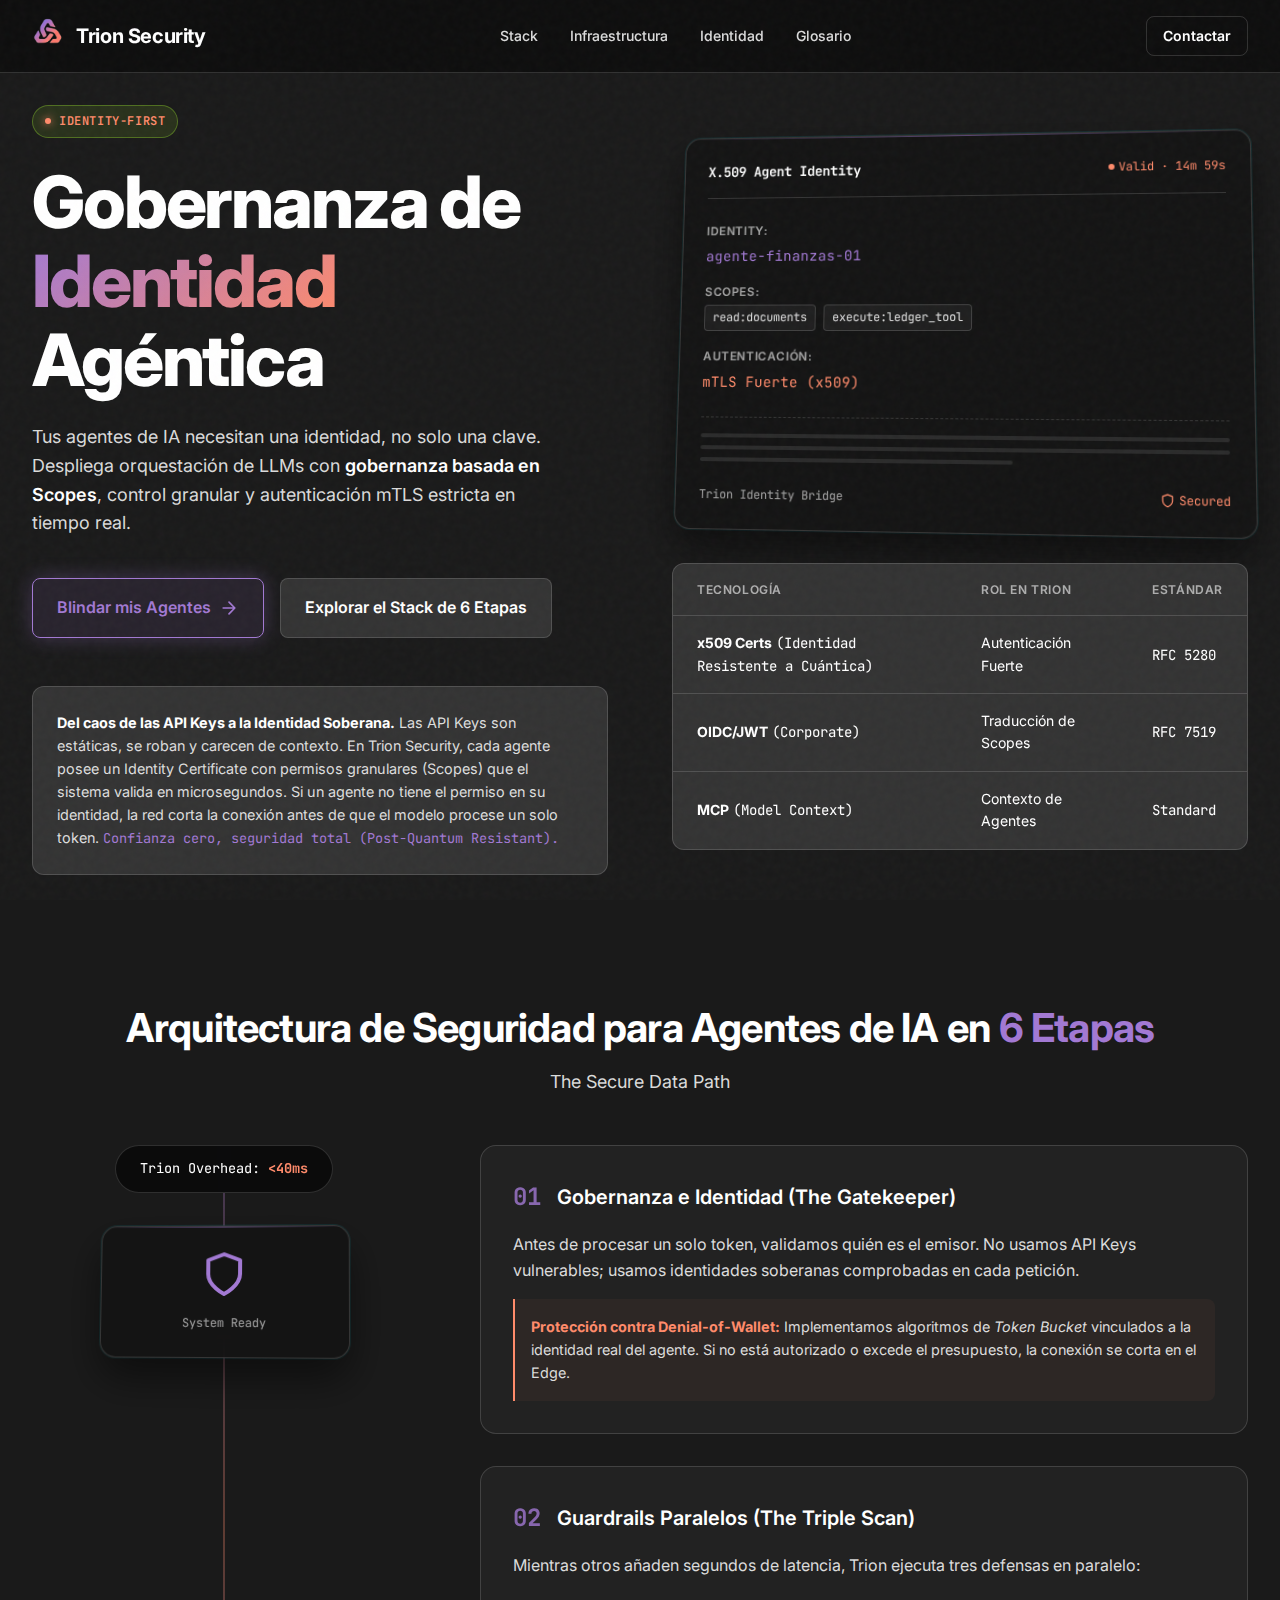
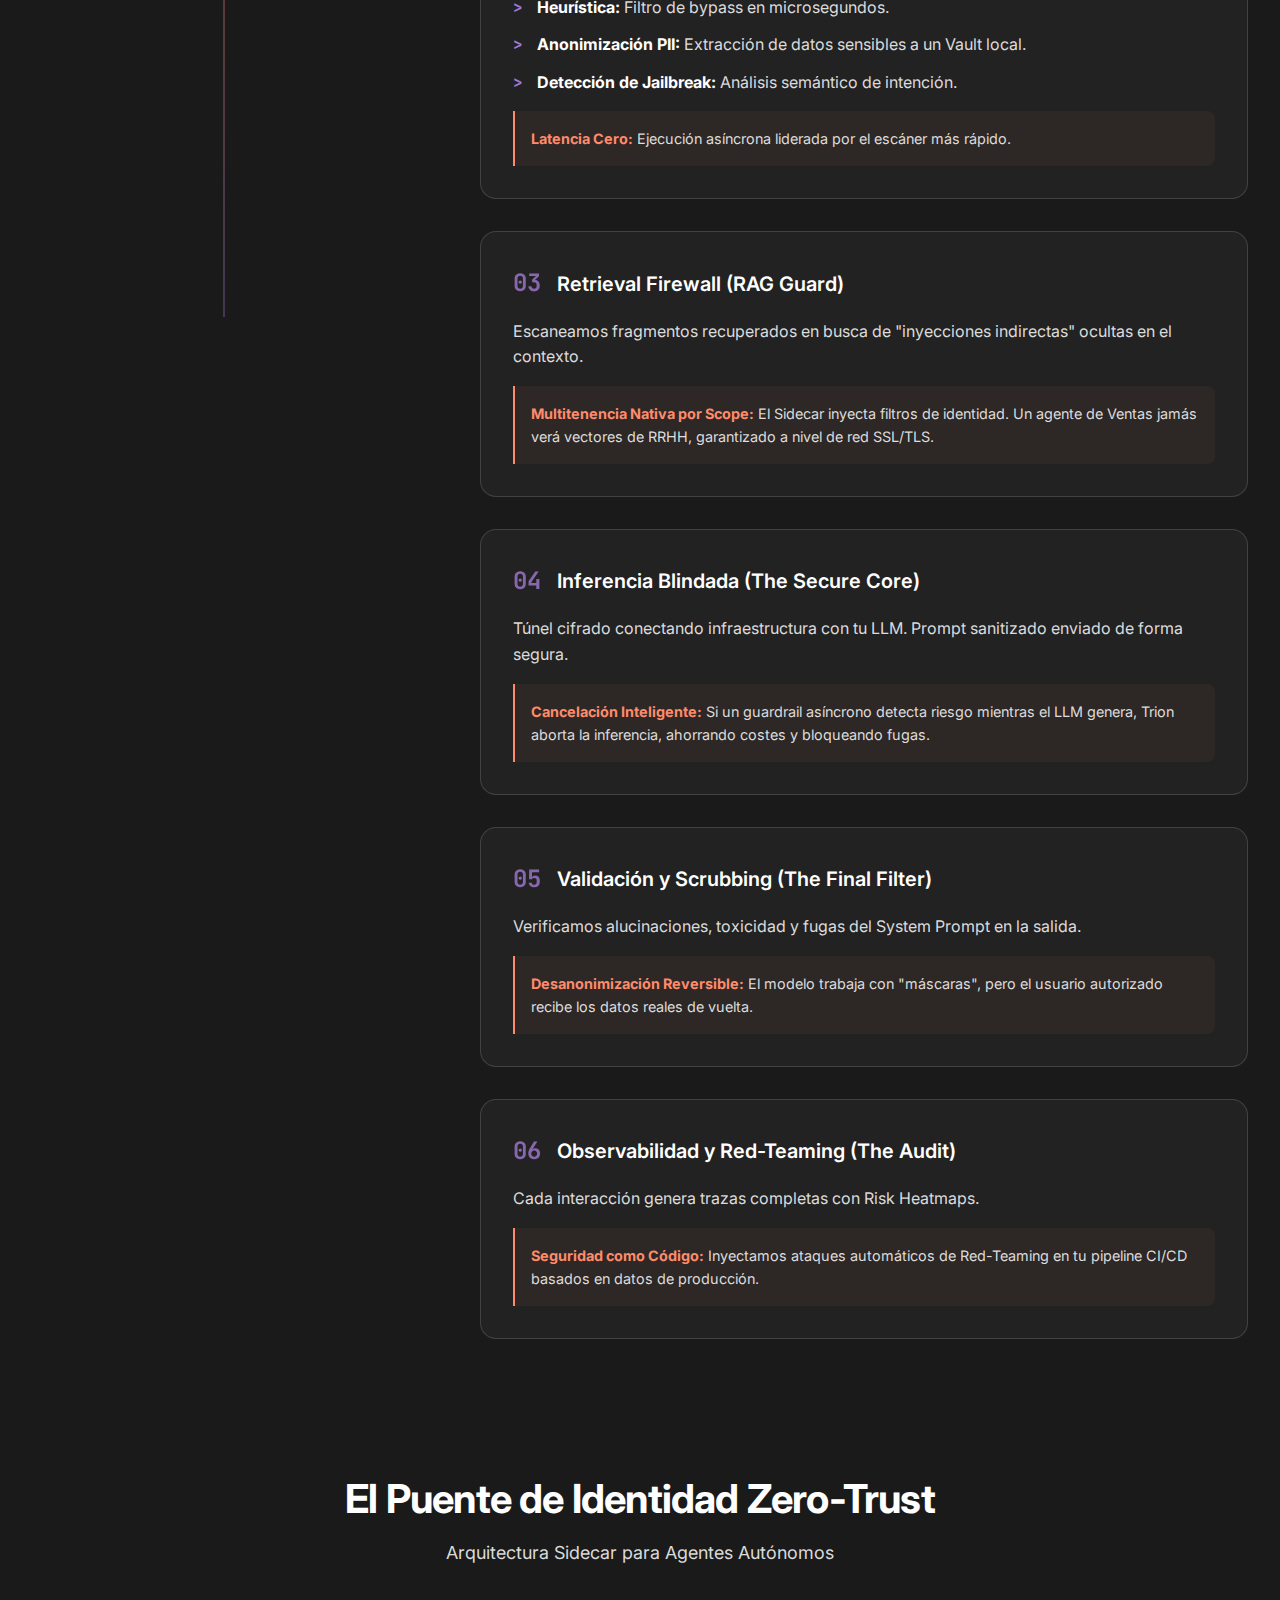
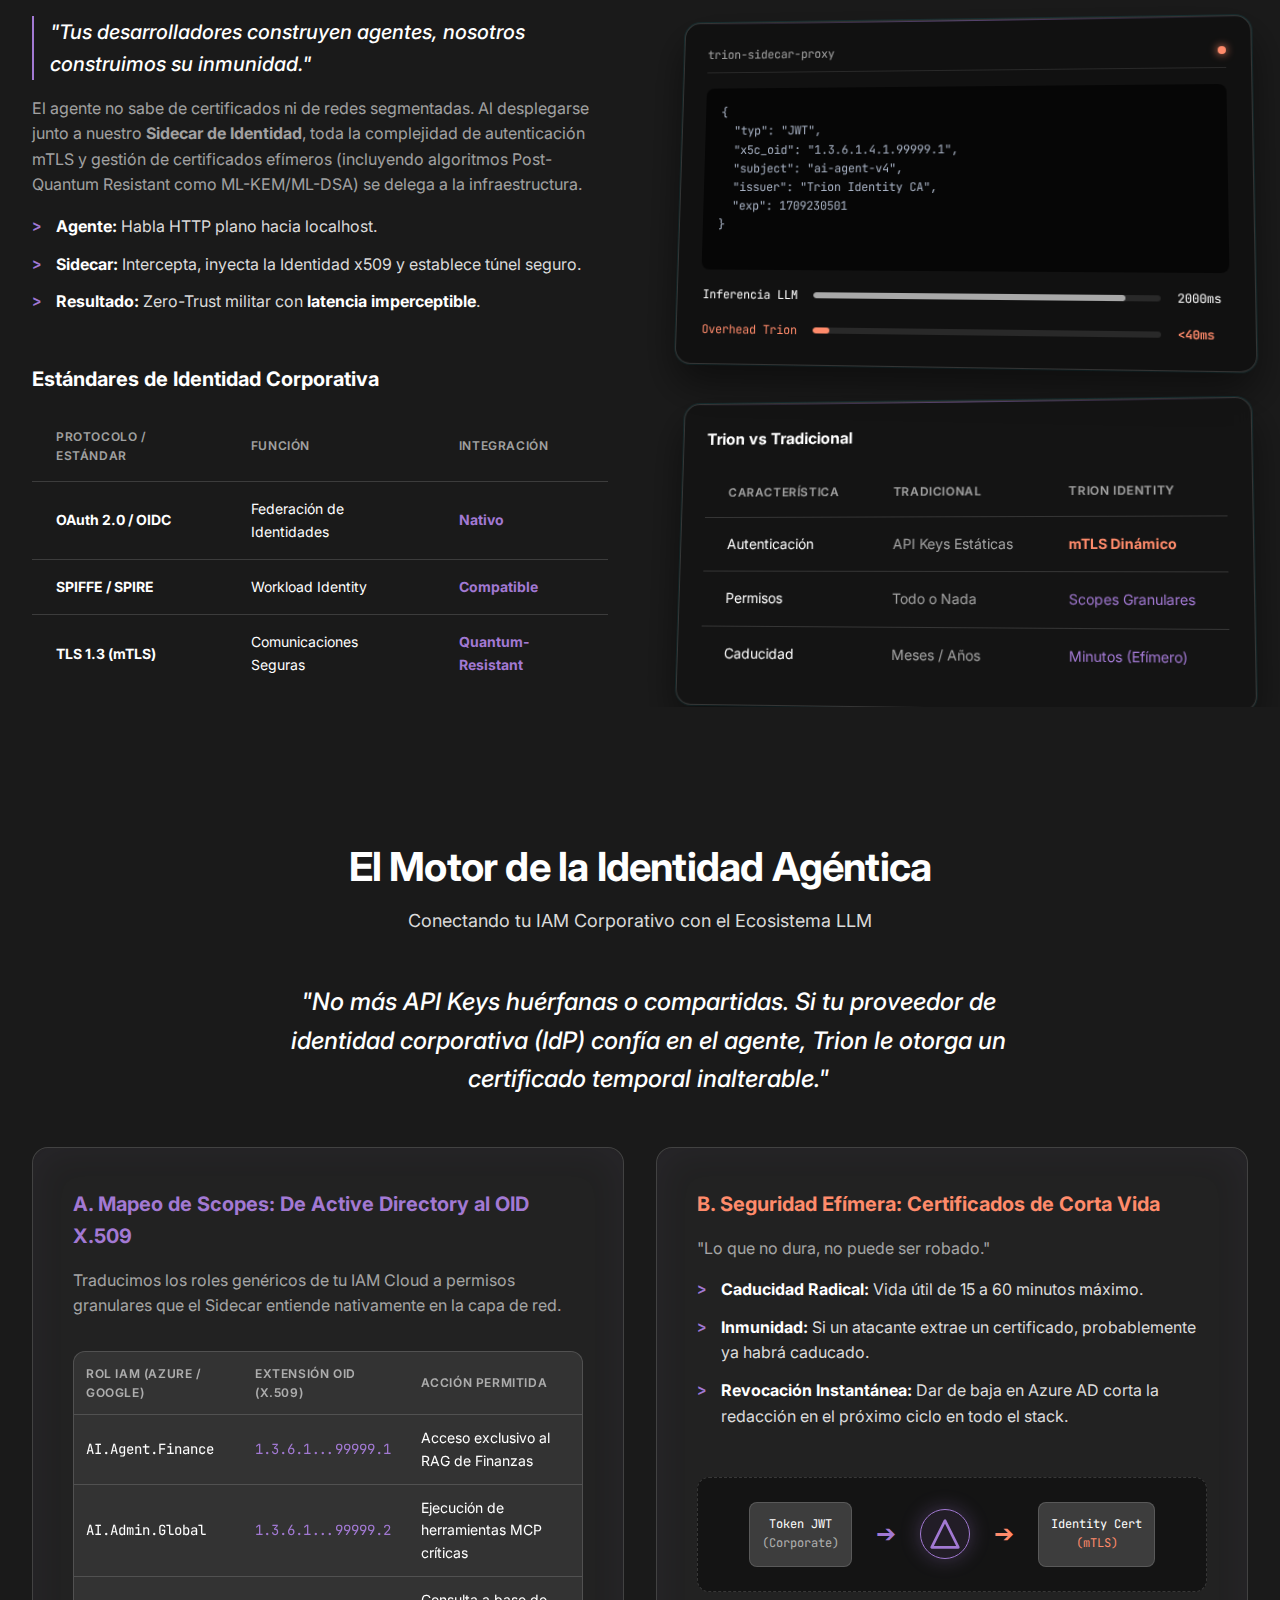
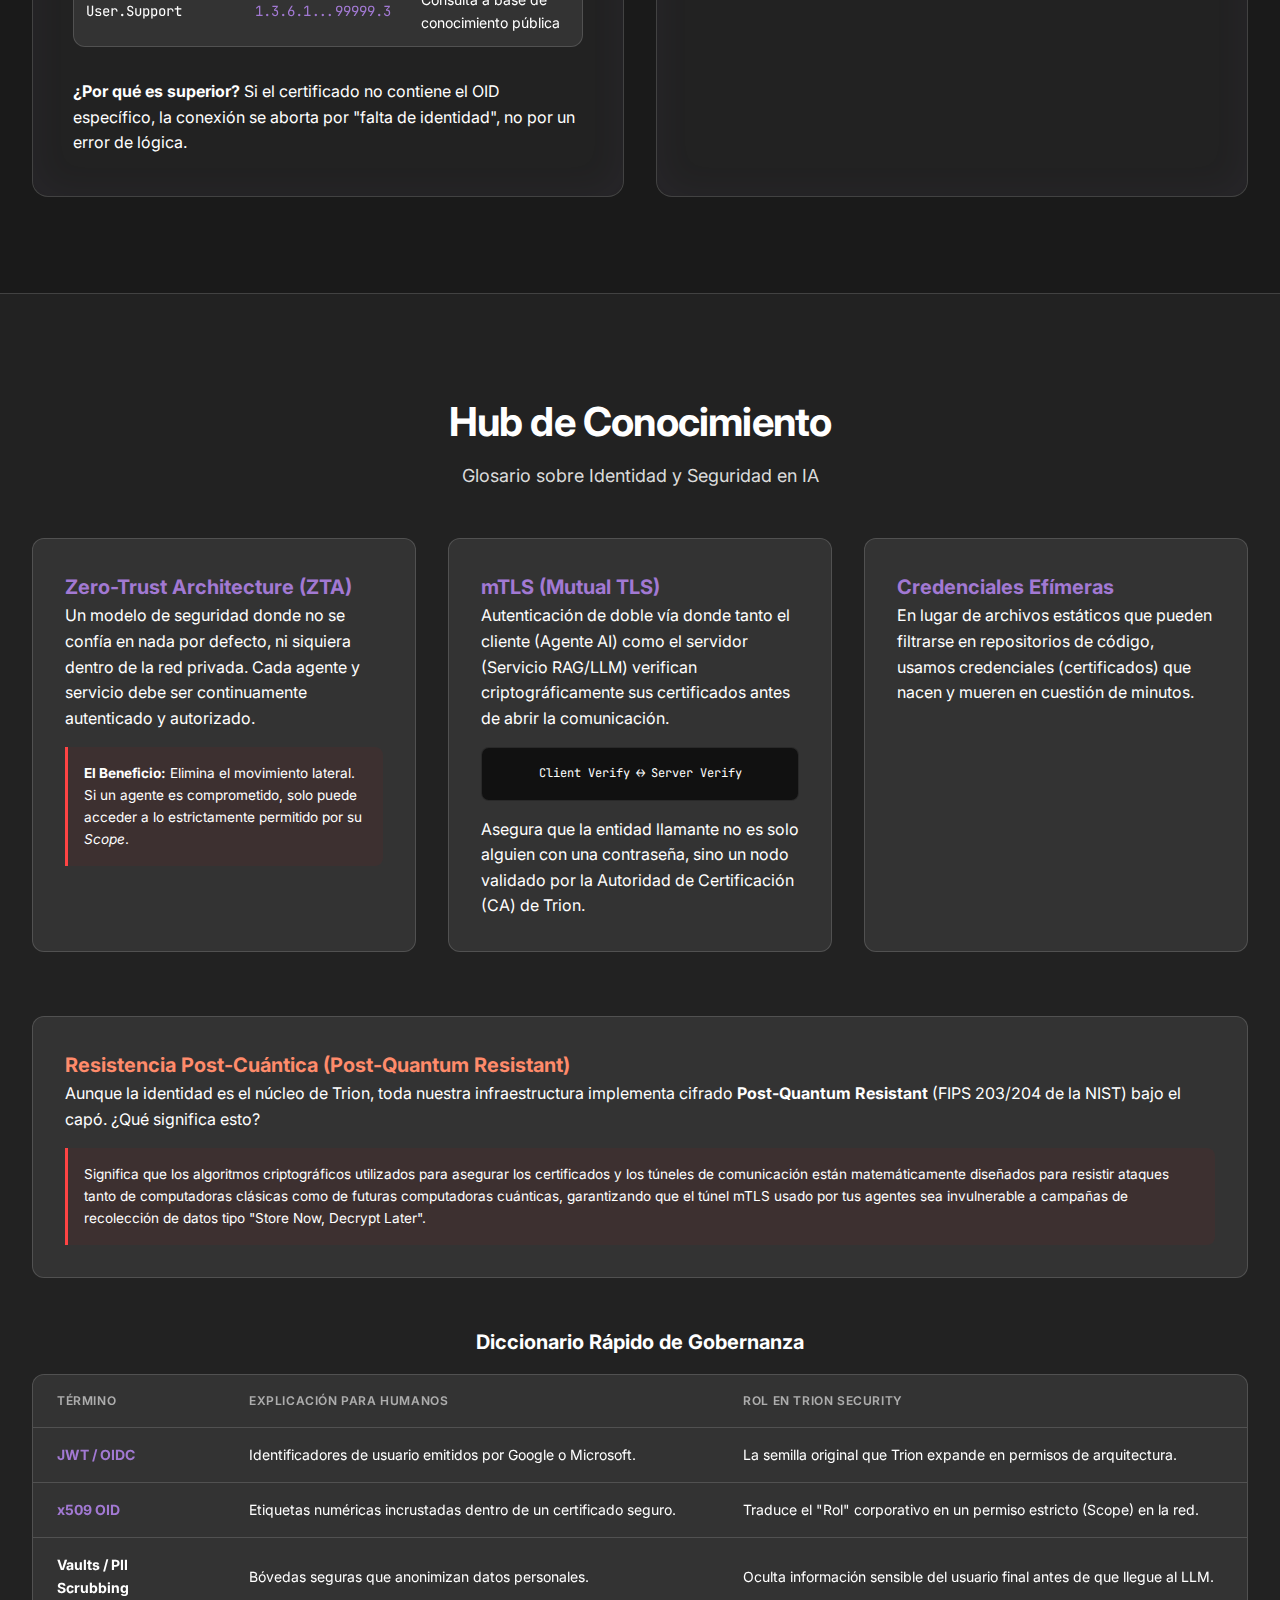
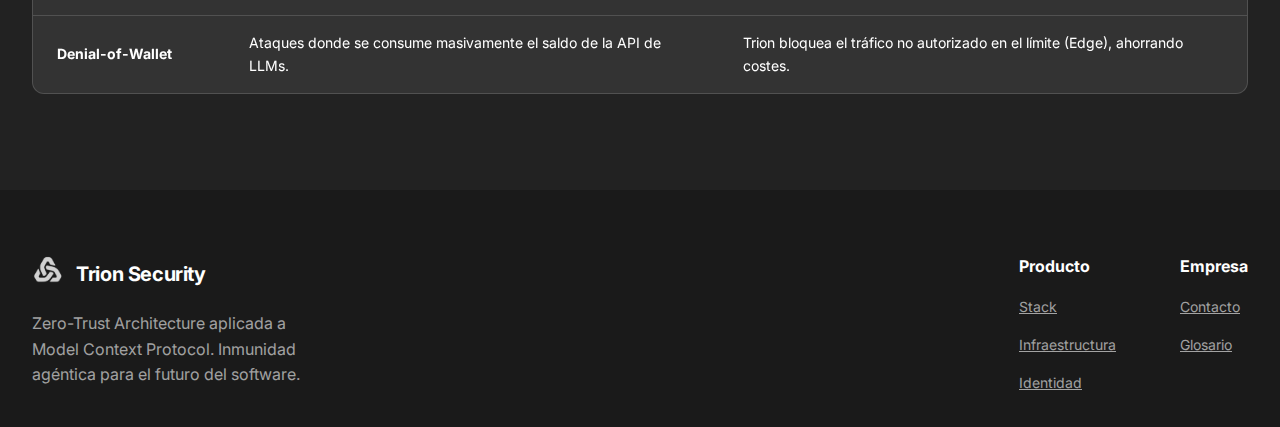
<file: index.html>
<!DOCTYPE html>
<html lang="es" class="dark">

<head>
    <meta charset="UTF-8">
    <meta name="viewport" content="width=device-width, initial-scale=1.0">
    <title>Trion Security</title>
    <link rel="icon" type="image/png" href="images/logo2-removebg.png">
    <meta name="description"
        content="Protege tu infraestructura de IA con gobernanza de identidad basada en Scopes y cifrado mTLS ultra-rápido. Seguridad nativa para agentes y servicios RAG.">
    <link rel="preconnect" href="https://fonts.googleapis.com">
    <link rel="preconnect" href="https://fonts.gstatic.com" crossorigin>
    <link
        href="https://fonts.googleapis.com/css2?family=Inter:wght@300;400;500;600;700;800&family=JetBrains+Mono:wght@400;500;700&display=swap"
        rel="stylesheet">
    <link rel="stylesheet" href="styles.css">
</head>

<body>
    <!-- Grain Overlay -->
    <div class="grain-overlay"></div>

    <!-- Hidden SEO Element -->
    <h3 class="sr-only">Seguridad y control de acceso robusto para arquitecturas de agentes autónomos y LLMs.</h3>

    <!-- Navigation -->
    <nav class="navbar">
        <div class="container nav-container">
            <a href="#" class="logo">
                <span class="logo-mark">
                    <img src="images/logo2-removebg.png" alt="Trion Logo"
                        style="height: 32px; width: auto; object-fit: contain;">
                </span>
                <span class="logo-text">Trion Security</span>
            </a>
            <div class="nav-links">
                <a href="#technology">Stack</a>
                <a href="#sidecar">Infraestructura</a>
                <a href="#identity">Identidad</a>
                <a href="#glossary">Glosario</a>
            </div>
            <div class="nav-actions">
                <a href="#contact" class="btn btn-outline"
                    style="padding: 0.5rem 1rem; font-size: 0.875rem;">Contactar</a>
            </div>
        </div>
    </nav>

    <!-- Hero Section -->
    <section class="hero" id="home">
        <div class="container hero-container">
            <div class="hero-content">
                <div class="badge-wrapper">
                    <div class="badge glow-pulse">
                        <span class="badge-dot"></span> Identity-First
                    </div>
                </div>
                <h1 class="hero-title">Gobernanza de <br><span class="text-gradient">Identidad</span> Agéntica</h1>
                <h2 class="hero-subtitle">
                    Tus agentes de IA necesitan una identidad, no solo una clave. Despliega orquestación de LLMs con
                    <strong>gobernanza basada en Scopes</strong>, control granular y autenticación mTLS estricta en
                    tiempo real.
                </h2>

                <div class="hero-cta">
                    <a href="#contact" class="btn btn-primary btn-glow">
                        <span class="btn-text">Blindar mis Agentes</span>
                        <svg class="icon icon-right" width="20" height="20" viewBox="0 0 24 24" fill="none">
                            <path d="M5 12H19M19 12L12 5M19 12L12 19" stroke="currentColor" stroke-width="2"
                                stroke-linecap="round" stroke-linejoin="round" />
                        </svg>
                    </a>
                    <a href="#technology" class="btn btn-secondary">
                        <span class="btn-text">Explorar el Stack de 6 Etapas</span>
                    </a>
                </div>

                <div class="hero-copy">
                    <p><strong>Del caos de las API Keys a la Identidad Soberana.</strong> Las API Keys son estáticas, se
                        roban y carecen de contexto. En Trion Security, cada agente posee un Identity Certificate con
                        permisos granulares (Scopes) que el sistema valida en
                        microsegundos. Si un agente no tiene el permiso en su identidad, la red corta la conexión antes
                        de que el modelo procese un solo token. <span class="highlight">Confianza cero, seguridad
                            total (Post-Quantum Resistant).</span></p>
                </div>
            </div>

            <div class="hero-visual">
                <!-- Agent Identity Passport Visual -->
                <div class="passport-card glow-card">
                    <div class="card-header">
                        <div class="card-title">X.509 Agent Identity</div>
                        <div class="card-status active">Valid &middot; 14m 59s</div>
                    </div>
                    <div class="card-body">
                        <div class="data-row">
                            <span class="data-label">Identity:</span>
                            <span class="data-value code-font text-quantum">agente-finanzas-01</span>
                        </div>
                        <div class="data-row">
                            <span class="data-label">Scopes:</span>
                            <div class="scope-tags">
                                <span class="scope-tag">read:documents</span>
                                <span class="scope-tag">execute:ledger_tool</span>
                            </div>
                        </div>
                        <div class="data-row">
                            <span class="data-label">Autenticación:</span>
                            <span class="data-value code-font text-lime">mTLS Fuerte (x509)</span>
                        </div>
                        <div class="signature-block">
                            <div class="signature-line"></div>
                            <div class="signature-line"></div>
                            <div class="signature-line half"></div>
                        </div>
                    </div>
                    <div class="card-footer">
                        <div class="foot-label">Trion Identity Bridge</div>
                        <div class="foot-secure"><svg width="14" height="14" viewBox="0 0 24 24" fill="none">
                                <path d="M12 22s8-4 8-10V5l-8-3-8 3v7c0 6 8 10 8 10z" stroke="var(--cyber-lime)"
                                    stroke-width="2" stroke-linecap="round" stroke-linejoin="round" />
                            </svg> Secured</div>
                    </div>
                </div>

                <!-- Social Proof Table -->
                <div class="social-proof-table-wrapper">
                    <table class="social-proof-table">
                        <thead>
                            <tr>
                                <th>Tecnología</th>
                                <th>Rol en Trion</th>
                                <th>Estándar</th>
                            </tr>
                        </thead>
                        <tbody>
                            <tr>
                                <td><strong>x509 Certs</strong> <span class="code-font text-xstext-muted">(Identidad
                                        Resistente a Cuántica)</span>
                                </td>
                                <td>Autenticación Fuerte</td>
                                <td class="code-font">RFC 5280</td>
                            </tr>
                            <tr>
                                <td><strong>OIDC/JWT</strong> <span
                                        class="code-font text-xstext-muted">(Corporate)</span>
                                </td>
                                <td>Traducción de Scopes</td>
                                <td class="code-font">RFC 7519</td>
                            </tr>
                            <tr>
                                <td><strong>MCP</strong> <span class="code-font text-xstext-muted">(Model
                                        Context)</span>
                                </td>
                                <td>Contexto de Agentes</td>
                                <td class="code-font">Standard</td>
                            </tr>
                        </tbody>
                    </table>
                </div>
            </div>
        </div>
    </section>

    <!-- 6 Etapas Section -->
    <section class="section stages-section" id="technology">
        <div class="container">
            <div class="section-header text-center mb-5">
                <h2 class="section-title">Arquitectura de Seguridad para Agentes de IA en <span class="text-quantum">6
                        Etapas</span></h2>
                <p class="section-subtitle">The Secure Data Path</p>
            </div>

            <div class="stages-layout">
                <!-- Sticky Left Graph / Counter -->
                <div class="stages-visual-sticky">
                    <div class="secure-path-graph">
                        <div class="path-line"></div>
                        <!-- Dynamic overhead counter -->
                        <div class="overhead-counter glow-pulse">
                            Trion Overhead: <span class="text-lime fw-bold">&lt;40ms</span>
                        </div>

                        <!-- Contextual Graphic Box -->
                        <div class="context-graphic glow-card mt-4">
                            <div class="graphic-icon text-quantum" id="dynamic-graphic-icon">
                                <svg width="48" height="48" viewBox="0 0 24 24" fill="none">
                                    <path d="M12 22s8-4 8-10V5l-8-3-8 3v7c0 6 8 10 8 10z" stroke="currentColor"
                                        stroke-width="2" stroke-linecap="round" stroke-linejoin="round" />
                                </svg>
                            </div>
                            <div class="graphic-label mt-2 code-font text-xs text-muted" id="dynamic-graphic-label">
                                System Ready</div>
                        </div>
                    </div>
                </div>

                <!-- Right Scroll Content -->
                <div class="stages-content">

                    <!-- Etapa 01 -->
                    <div class="stage-card" data-stage="1">
                        <div class="stage-header">
                            <span class="stage-num code-font text-quantum">01</span>
                            <h3 class="stage-title">Gobernanza e Identidad (The Gatekeeper)</h3>
                        </div>
                        <div class="stage-body">
                            <p>Antes de procesar un solo token, validamos quién es el emisor. No usamos API Keys
                                vulnerables; usamos identidades soberanas comprobadas en cada petición.</p>
                            <div class="stage-feature">
                                <strong>Protección contra Denial-of-Wallet:</strong> Implementamos algoritmos de
                                <em>Token Bucket</em> vinculados a la identidad real del agente. Si no está autorizado o
                                excede el presupuesto, la conexión se corta en el Edge.
                            </div>
                        </div>
                    </div>

                    <!-- Etapa 02 -->
                    <div class="stage-card" data-stage="2">
                        <div class="stage-header">
                            <span class="stage-num code-font text-quantum">02</span>
                            <h3 class="stage-title">Guardrails Paralelos (The Triple Scan)</h3>
                        </div>
                        <div class="stage-body">
                            <p>Mientras otros añaden segundos de latencia, Trion ejecuta tres defensas en paralelo:</p>
                            <ul class="custom-list">
                                <li><strong>Heurística:</strong> Filtro de bypass en microsegundos.</li>
                                <li><strong>Anonimización PII:</strong> Extracción de datos sensibles a un Vault local.
                                </li>
                                <li><strong>Detección de Jailbreak:</strong> Análisis semántico de intención.</li>
                            </ul>
                            <div class="stage-feature mt-3">
                                <strong>Latencia Cero:</strong> Ejecución asíncrona liderada por el escáner más rápido.
                            </div>
                        </div>
                    </div>

                    <!-- Etapa 03 -->
                    <div class="stage-card" data-stage="3">
                        <div class="stage-header">
                            <span class="stage-num code-font text-quantum">03</span>
                            <h3 class="stage-title">Retrieval Firewall (RAG Guard)</h3>
                        </div>
                        <div class="stage-body">
                            <p>Escaneamos fragmentos recuperados en busca de "inyecciones indirectas" ocultas en el
                                contexto.</p>
                            <div class="stage-feature">
                                <strong>Multitenencia Nativa por Scope:</strong> El Sidecar inyecta filtros de
                                identidad. Un agente de Ventas jamás verá vectores de RRHH, garantizado a nivel de red
                                SSL/TLS.
                            </div>
                        </div>
                    </div>

                    <!-- Etapa 04 -->
                    <div class="stage-card" data-stage="4">
                        <div class="stage-header">
                            <span class="stage-num code-font text-quantum">04</span>
                            <h3 class="stage-title">Inferencia Blindada (The Secure Core)</h3>
                        </div>
                        <div class="stage-body">
                            <p>Túnel cifrado conectando infraestructura con tu LLM. Prompt sanitizado enviado de forma
                                segura.</p>
                            <div class="stage-feature">
                                <strong>Cancelación Inteligente:</strong> Si un guardrail asíncrono detecta riesgo
                                mientras el LLM genera, Trion aborta la inferencia, ahorrando costes y bloqueando fugas.
                            </div>
                        </div>
                    </div>

                    <!-- Etapa 05 -->
                    <div class="stage-card" data-stage="5">
                        <div class="stage-header">
                            <span class="stage-num code-font text-quantum">05</span>
                            <h3 class="stage-title">Validación y Scrubbing (The Final Filter)</h3>
                        </div>
                        <div class="stage-body">
                            <p>Verificamos alucinaciones, toxicidad y fugas del System Prompt en la salida.</p>
                            <div class="stage-feature">
                                <strong>Desanonimización Reversible:</strong> El modelo trabaja con "máscaras", pero el
                                usuario autorizado recibe los datos reales de vuelta.
                            </div>
                        </div>
                    </div>

                    <!-- Etapa 06 -->
                    <div class="stage-card" data-stage="6">
                        <div class="stage-header">
                            <span class="stage-num code-font text-quantum">06</span>
                            <h3 class="stage-title">Observabilidad y Red-Teaming (The Audit)</h3>
                        </div>
                        <div class="stage-body">
                            <p>Cada interacción genera trazas completas con Risk Heatmaps.</p>
                            <div class="stage-feature">
                                <strong>Seguridad como Código:</strong> Inyectamos ataques automáticos de Red-Teaming en
                                tu pipeline CI/CD basados en datos de producción.
                            </div>
                        </div>
                    </div>

                </div> <!-- /stages-content -->
            </div>
        </div>
    </section>

    <!-- Infraestructura: El Sidecar PQC -->
    <section class="section sidecar-section" id="sidecar">
        <div class="container">
            <div class="section-header text-center mb-5">
                <h2 class="section-title">El Puente de Identidad Zero-Trust</h2>
                <p class="section-subtitle">Arquitectura Sidecar para Agentes Autónomos</p>
            </div>

            <div class="sidecar-layout">
                <div class="sidecar-text">
                    <p class="lead-text">"Tus desarrolladores construyen agentes, nosotros construimos su inmunidad."
                    </p>
                    <p class="mt-3 text-muted">El agente no sabe de certificados ni de redes segmentadas. Al desplegarse
                        junto a nuestro <strong>Sidecar de Identidad</strong>, toda la complejidad de autenticación mTLS
                        y gestión de certificados efímeros (incluyendo algoritmos Post-Quantum Resistant como
                        ML-KEM/ML-DSA)
                        se delega a la infraestructura.</p>

                    <ul class="custom-list mt-4">
                        <li><strong>Agente:</strong> Habla HTTP plano hacia localhost.</li>
                        <li><strong>Sidecar:</strong> Intercepta, inyecta la Identidad x509 y establece túnel seguro.
                        </li>
                        <li><strong>Resultado:</strong> Zero-Trust militar con <strong class="text-lime">latencia
                                imperceptible</strong>.</li>
                    </ul>

                    <div class="fips-table-wrapper mt-5">
                        <h3 class="text-md mb-3">Estándares de Identidad Corporativa</h3>
                        <table class="social-proof-table">
                            <thead>
                                <tr>
                                    <th>Protocolo / Estándar</th>
                                    <th>Función</th>
                                    <th>Integración</th>
                                </tr>
                            </thead>
                            <tbody>
                                <tr>
                                    <td><strong>OAuth 2.0 / OIDC</strong></td>
                                    <td>Federación de Identidades</td>
                                    <td class="text-quantum fw-bold">Nativo</td>
                                </tr>
                                <tr>
                                    <td><strong>SPIFFE / SPIRE</strong></td>
                                    <td>Workload Identity</td>
                                    <td class="text-quantum fw-bold">Compatible</td>
                                </tr>
                                <tr>
                                    <td><strong>TLS 1.3 (mTLS)</strong></td>
                                    <td>Comunicaciones Seguras</td>
                                    <td class="text-quantum fw-bold">Quantum-Resistant</td>
                                </tr>
                            </tbody>
                        </table>
                    </div>
                </div>

                <div class="sidecar-visual">
                    <div class="glow-card black-box">
                        <div class="box-header">
                            <span class="code-font text-xs text-muted">trion-sidecar-proxy</span>
                            <span class="status-dot green"></span>
                        </div>
                        <pre class="code-block code-font text-xs">
{
  "typ": "JWT",
  "x5c_oid": "1.3.6.1.4.1.99999.1",
  "subject": "ai-agent-v4",
  "issuer": "Trion Identity CA",
  "exp": 1709230501
}
            </pre>
                        <div class="latency-chart mt-3">
                            <div class="chart-row">
                                <span class="chart-label">Inferencia LLM</span>
                                <div class="bar-bg">
                                    <div class="bar-fill" style="width: 90%; background: var(--text-muted)"></div>
                                </div>
                                <span class="chart-value">2000ms</span>
                            </div>
                            <div class="chart-row mt-2">
                                <span class="chart-label text-lime">Overhead Trion</span>
                                <div class="bar-bg">
                                    <div class="bar-fill" style="width: 5%; background: var(--cyber-lime)"></div>
                                </div>
                                <span class="chart-value text-lime fw-bold">&lt;40ms</span>
                            </div>
                        </div>
                    </div>

                    <!-- Comparison Table -->
                    <div class="comparison-card glow-card mt-4">
                        <h3 class="text-sm mb-3">Trion vs Tradicional</h3>
                        <table class="social-proof-table">
                            <thead>
                                <tr>
                                    <th>Característica</th>
                                    <th>Tradicional</th>
                                    <th class="text-quantum">Trion Identity</th>
                                </tr>
                            </thead>
                            <tbody>
                                <tr>
                                    <td>Autenticación</td>
                                    <td class="text-muted">API Keys Estáticas</td>
                                    <td class="text-lime fw-bold">mTLS Dinámico</td>
                                </tr>
                                <tr>
                                    <td>Permisos</td>
                                    <td class="text-muted">Todo o Nada</td>
                                    <td class="text-quantum">Scopes Granulares</td>
                                </tr>
                                <tr>
                                    <td>Caducidad</td>
                                    <td class="text-muted">Meses / Años</td>
                                    <td class="text-quantum">Minutos (Efímero)</td>
                                </tr>
                            </tbody>
                        </table>
                    </div>
                </div>
            </div>
        </div>
    </section>

    <!-- Gestión de Identidad -->
    <section class="section identity-section" id="identity">
        <div class="container">
            <div class="section-header text-center mb-5">
                <h2 class="section-title">El Motor de la Identidad Agéntica</h2>
                <p class="section-subtitle">Conectando tu IAM Corporativo con el Ecosistema LLM</p>
            </div>

            <div class="identity-intro text-center mb-5">
                <p class="lead-text"
                    style="border-left: none; font-size: 1.5rem; color: var(--text-primary); max-width: 800px; margin: 0 auto;">
                    "No más API Keys huérfanas o compartidas. Si tu proveedor de identidad corporativa (IdP) confía en
                    el agente, Trion le otorga un certificado temporal inalterable."
                </p>
            </div>

            <div class="identity-grid">
                <div class="identity-card outline-glow">
                    <h3 class="text-md text-quantum mb-3">A. Mapeo de Scopes: De Active Directory al OID X.509</h3>
                    <p class="text-muted mb-4">Traducimos los roles genéricos de tu IAM Cloud a permisos granulares que
                        el Sidecar entiende nativamente en la capa de red.</p>

                    <div class="social-proof-table-wrapper mt-4">
                        <table class="social-proof-table scope-table">
                            <thead>
                                <tr>
                                    <th>Rol IAM (Azure / Google)</th>
                                    <th>Extensión OID (X.509)</th>
                                    <th>Acción Permitida</th>
                                </tr>
                            </thead>
                            <tbody>
                                <tr>
                                    <td class="code-font text-xs">AI.Agent.Finance</td>
                                    <td class="code-font text-xs text-quantum">1.3.6.1...99999.1</td>
                                    <td>Acceso exclusivo al RAG de Finanzas</td>
                                </tr>
                                <tr>
                                    <td class="code-font text-xs">AI.Admin.Global</td>
                                    <td class="code-font text-xs text-quantum">1.3.6.1...99999.2</td>
                                    <td>Ejecución de herramientas MCP críticas</td>
                                </tr>
                                <tr>
                                    <td class="code-font text-xs">User.Support</td>
                                    <td class="code-font text-xs text-quantum">1.3.6.1...99999.3</td>
                                    <td>Consulta a base de conocimiento pública</td>
                                </tr>
                            </tbody>
                        </table>
                    </div>
                    <p class="mt-4 text-sm text-secondary">
                        <strong>¿Por qué es superior?</strong> Si el certificado no contiene el OID específico, la
                        conexión se aborta por "falta de identidad", no por un error de lógica.
                    </p>
                </div>

                <div class="identity-card outline-glow">
                    <h3 class="text-md text-lime mb-3">B. Seguridad Efímera: Certificados de Corta Vida</h3>
                    <p class="text-muted mb-4">"Lo que no dura, no puede ser robado."</p>

                    <ul class="custom-list">
                        <li><strong>Caducidad Radical:</strong> Vida útil de 15 a 60 minutos máximo.</li>
                        <li><strong>Inmunidad:</strong> Si un atacante extrae un certificado, probablemente ya habrá
                            caducado.</li>
                        <li><strong>Revocación Instantánea:</strong> Dar de baja en Azure AD corta la redacción en el
                            próximo ciclo en todo el stack.</li>
                    </ul>

                    <div class="identity-forge-visual mt-5">
                        <div class="forge-node text-xs code-font">Token JWT<br><span
                                class="text-muted">(Corporate)</span></div>
                        <div class="forge-arrow text-quantum">➔</div>
                        <div class="forge-center glow-pulse"><svg width="32" height="32" viewBox="0 0 24 24"
                                fill="none">
                                <path d="M12 2L2 22H22L12 2Z" stroke="var(--quantum-blue)" stroke-width="2"
                                    stroke-linejoin="round" />
                            </svg></div>
                        <div class="forge-arrow text-lime">➔</div>
                        <div class="forge-node text-xs code-font">Identity Cert<br><span class="text-lime">(mTLS)</span>
                        </div>
                    </div>
                </div>
            </div>
        </div>
    </section>

    <!-- Hub de Conocimiento -->
    <section class="section glossary-section" id="glossary">
        <div class="container">
            <div class="section-header text-center mb-5">
                <h2 class="section-title">Hub de Conocimiento</h2>
                <p class="section-subtitle">Glosario sobre Identidad y Seguridad en IA</p>
            </div>

            <div class="glossary-grid">
                <!-- Zero Trust -->
                <div class="glossary-item">
                    <h3 class="text-md text-quantum">Zero-Trust Architecture (ZTA)</h3>
                    <p>Un modelo de seguridad donde no se confía en nada por defecto, ni siquiera dentro de la red
                        privada. Cada agente y servicio debe ser continuamente autenticado y autorizado.</p>
                    <div class="alert mt-3">
                        <strong>El Beneficio:</strong> Elimina el movimiento lateral. Si un agente es comprometido, solo
                        puede acceder a lo estrictamente permitido por su <em>Scope</em>.
                    </div>
                </div>

                <!-- mTLS -->
                <div class="glossary-item">
                    <h3 class="text-md text-quantum">mTLS (Mutual TLS)</h3>
                    <p>Autenticación de doble vía donde tanto el cliente (Agente AI) como el servidor (Servicio RAG/LLM)
                        verifican criptográficamente sus certificados antes de abrir la comunicación.</p>
                    <div class="math-box code-font text-xs mt-3">
                        Client Verify ↔ Server Verify
                    </div>
                    <p class="mt-3 text-sm">Asegura que la entidad llamante no es solo alguien con una contraseña, sino
                        un nodo validado por la Autoridad de Certificación (CA) de Trion.</p>
                </div>

                <!-- Efímero -->
                <div class="glossary-item">
                    <h3 class="text-md text-quantum">Credenciales Efímeras</h3>
                    <p>En lugar de archivos estáticos que pueden filtrarse en repositorios de código, usamos
                        credenciales (certificados) que nacen y mueren en cuestión de minutos.</p>
                </div>

                <!-- Post-Quantum Resistant -->
                <div class="glossary-item mt-4" style="grid-column: 1 / -1;">
                    <h3 class="text-md text-lime">Resistencia Post-Cuántica (Post-Quantum Resistant)</h3>
                    <p>Aunque la identidad es el núcleo de Trion, toda nuestra infraestructura implementa cifrado
                        <strong>Post-Quantum Resistant</strong> (FIPS 203/204 de la NIST) bajo el capó. ¿Qué significa
                        esto?
                    </p>
                    <div class="alert mt-3">
                        Significa que los algoritmos criptográficos utilizados para asegurar los certificados y los
                        túneles de comunicación están matemáticamente diseñados para resistir ataques tanto de
                        computadoras clásicas como de futuras computadoras cuánticas, garantizando que el túnel mTLS
                        usado por tus agentes sea invulnerable a campañas de recolección de datos tipo "Store Now,
                        Decrypt Later".
                    </div>
                </div>
            </div>

            <!-- Quick Dict -->
            <div class="mt-5">
                <h3 class="text-md mb-3 text-center">Diccionario Rápido de Gobernanza</h3>
                <div class="social-proof-table-wrapper">
                    <table class="social-proof-table">
                        <thead>
                            <tr>
                                <th>Término</th>
                                <th>Explicación para Humanos</th>
                                <th>Rol en Trion Security</th>
                            </tr>
                        </thead>
                        <tbody>
                            <tr>
                                <td><strong class="text-quantum">JWT / OIDC</strong></td>
                                <td>Identificadores de usuario emitidos por Google o Microsoft.</td>
                                <td>La semilla original que Trion expande en permisos de arquitectura.</td>
                            </tr>
                            <tr>
                                <td><strong class="text-quantum">x509 OID</strong></td>
                                <td>Etiquetas numéricas incrustadas dentro de un certificado seguro.</td>
                                <td>Traduce el "Rol" corporativo en un permiso estricto (Scope) en la red.</td>
                            </tr>
                            <tr>
                                <td><strong>Vaults / PII Scrubbing</strong></td>
                                <td>Bóvedas seguras que anonimizan datos personales.</td>
                                <td>Oculta información sensible del usuario final antes de que llegue al LLM.</td>
                            </tr>
                            <tr>
                                <td><strong>Denial-of-Wallet</strong></td>
                                <td>Ataques donde se consume masivamente el saldo de la API de LLMs.</td>
                                <td>Trion bloquea el tráfico no autorizado en el límite (Edge), ahorrando costes.</td>
                            </tr>
                        </tbody>
                    </table>
                </div>
            </div>

        </div>
    </section>

    <!-- Footer -->
    <footer class="footer">
        <div class="container footer-container">
            <div class="footer-brand">
                <div class="logo">
                    <span class="logo-mark">
                        <img src="images/logo2-removebg.png" alt="Trion Logo"
                            style="height: 32px; width: auto; object-fit: contain; filter: grayscale(100%) brightness(200%); opacity: 0.8;">
                    </span>
                    Trion Security
                </div>
                <p class="text-sm mt-3 text-muted">Zero-Trust Architecture aplicada a Model Context Protocol. Inmunidad
                    agéntica para el futuro del software.</p>
            </div>
            <div class="footer-links">
                <div class="link-group">
                    <strong>Producto</strong>
                    <a href="#technology">Stack</a>
                    <a href="#sidecar">Infraestructura</a>
                    <a href="#identity">Identidad</a>
                </div>
                <div class="link-group">
                    <strong>Empresa</strong>
                    <a href="#contact">Contacto</a>
                    <a href="#glossary">Glosario</a>
                </div>
            </div>
        </div>
    </footer>
</body>

</html>
</file>
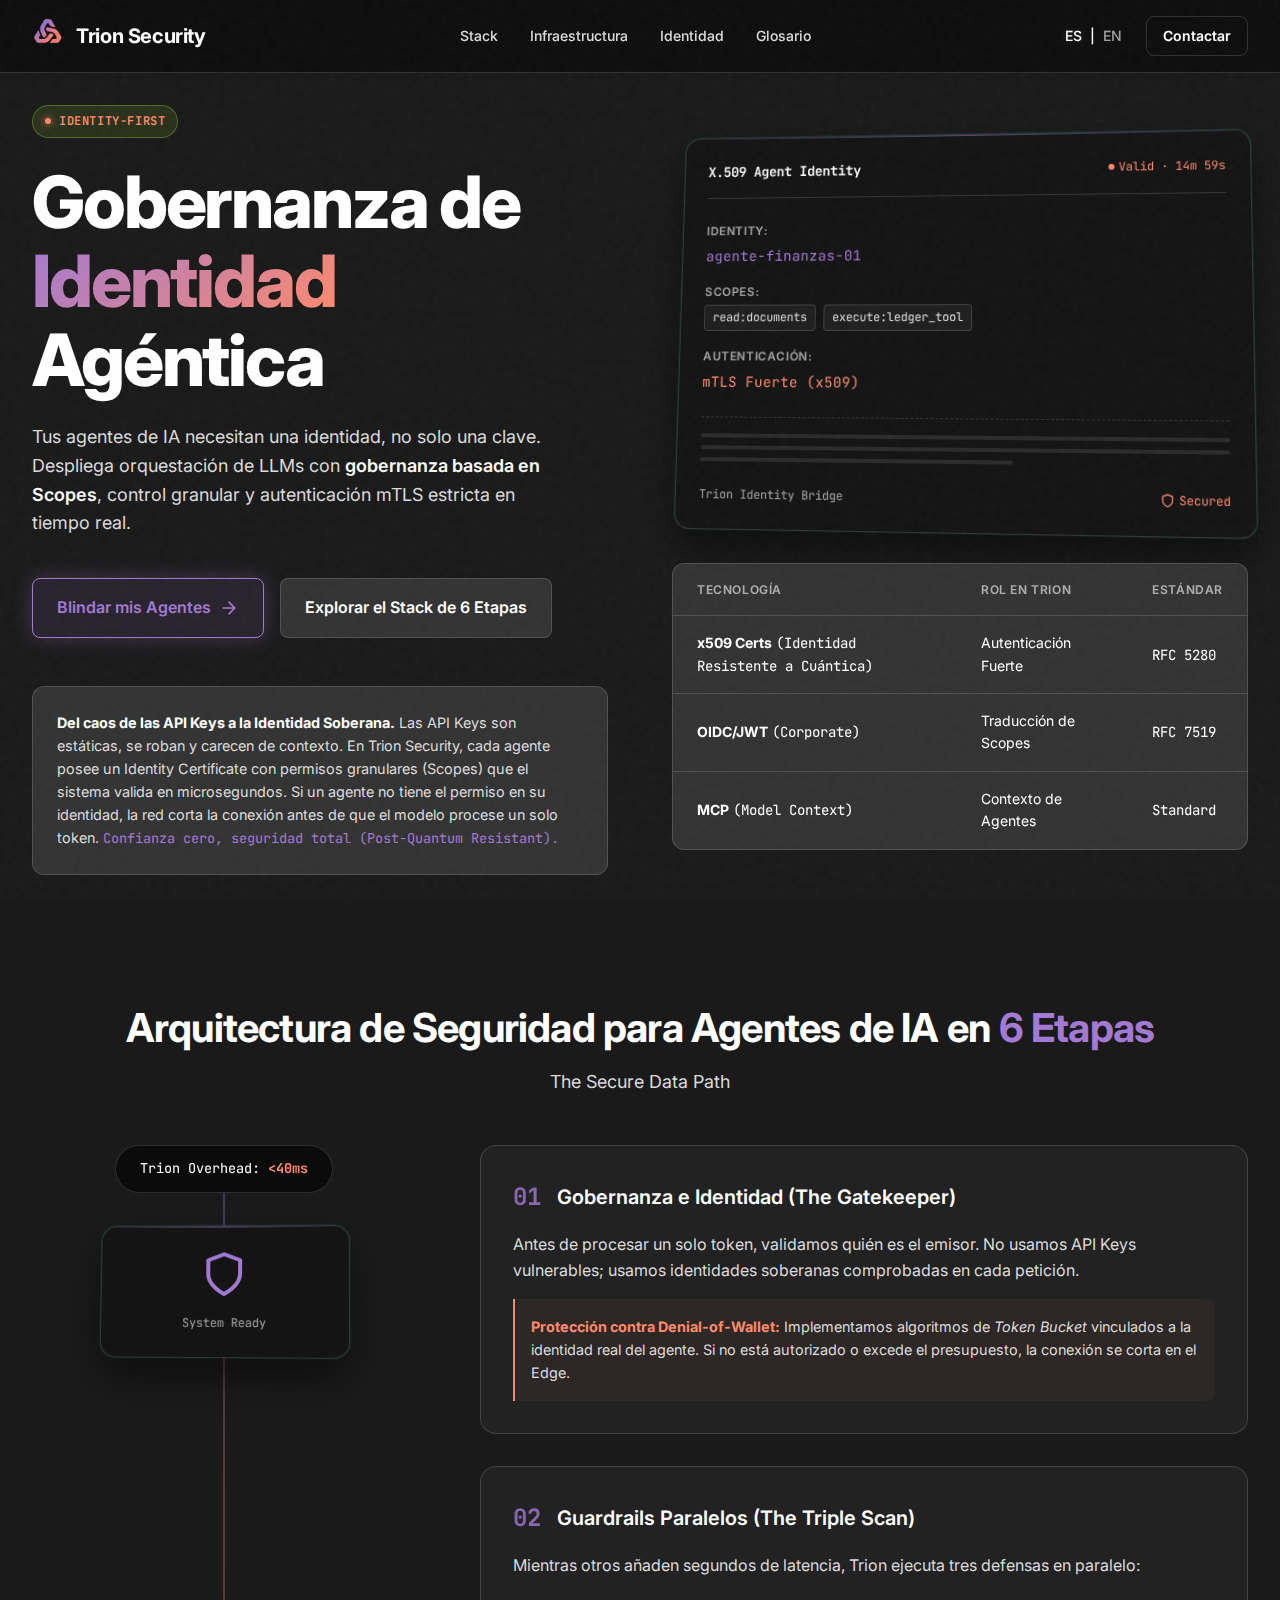
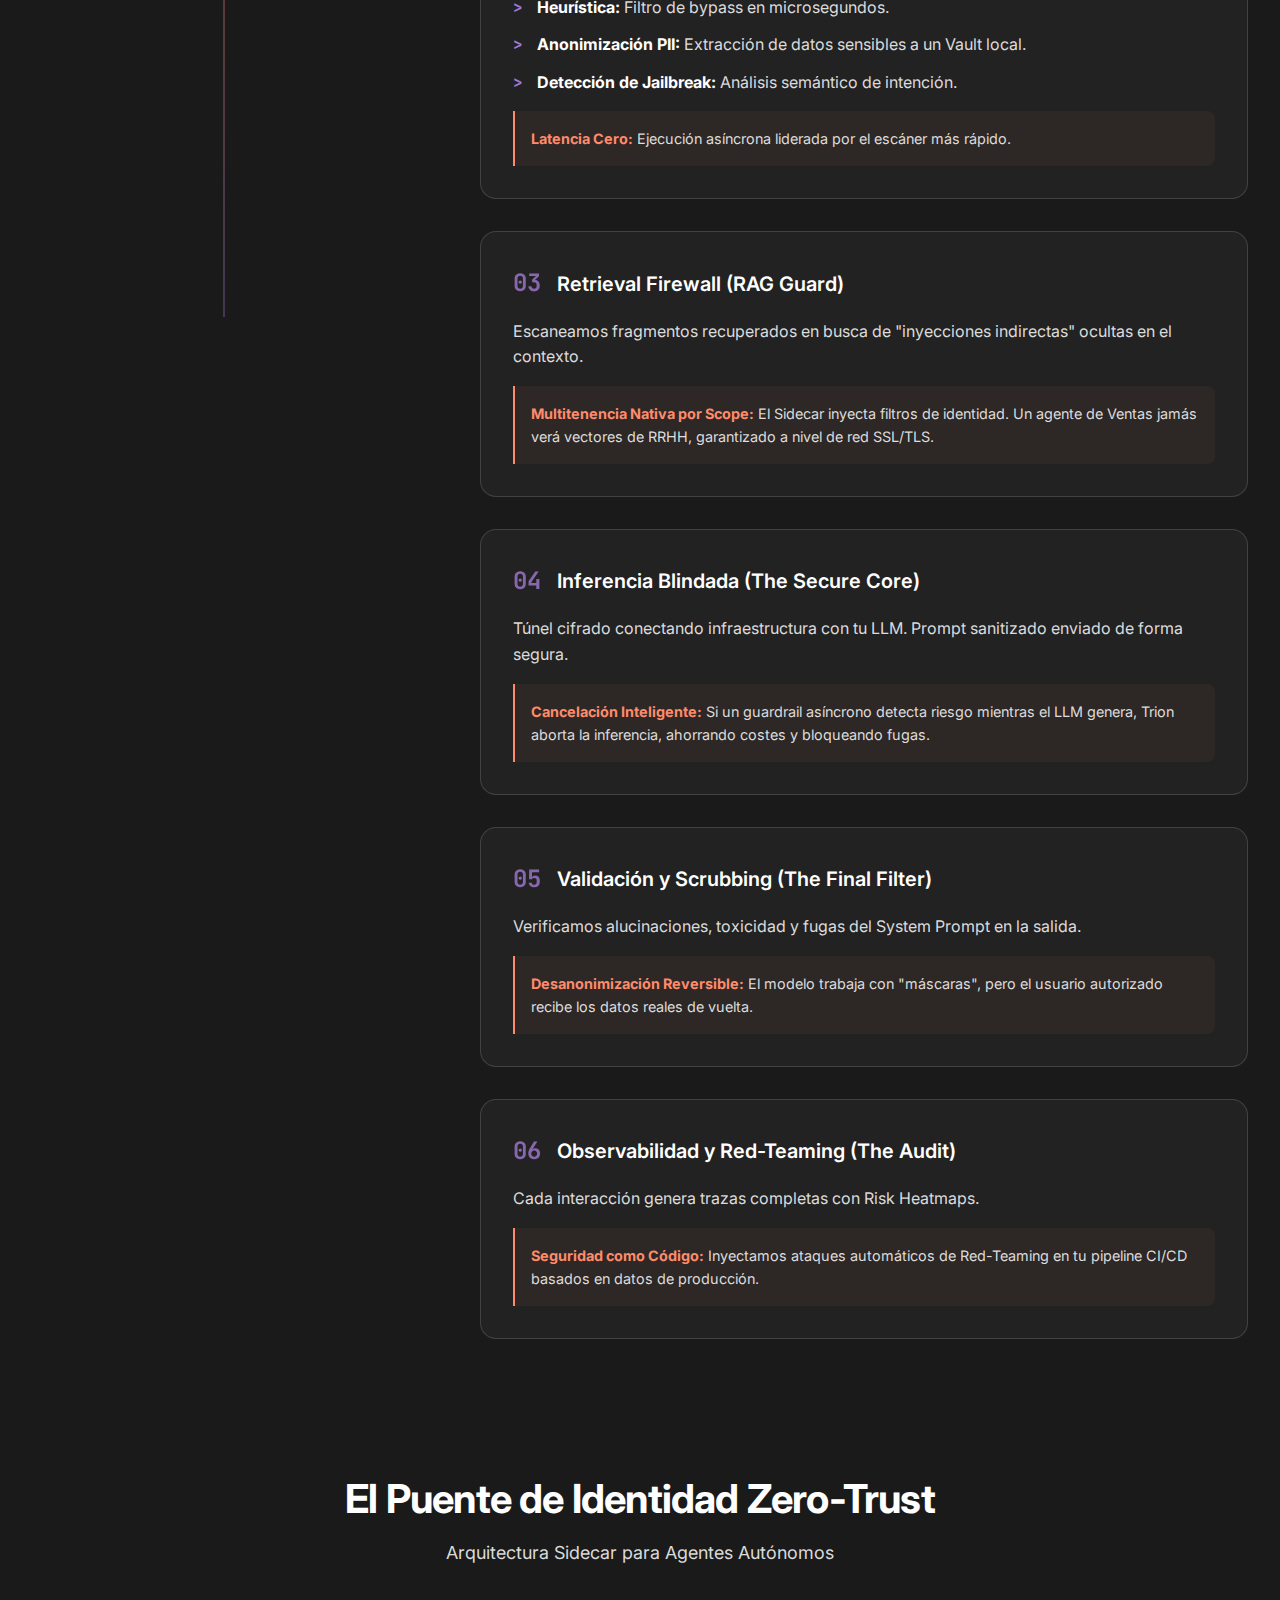
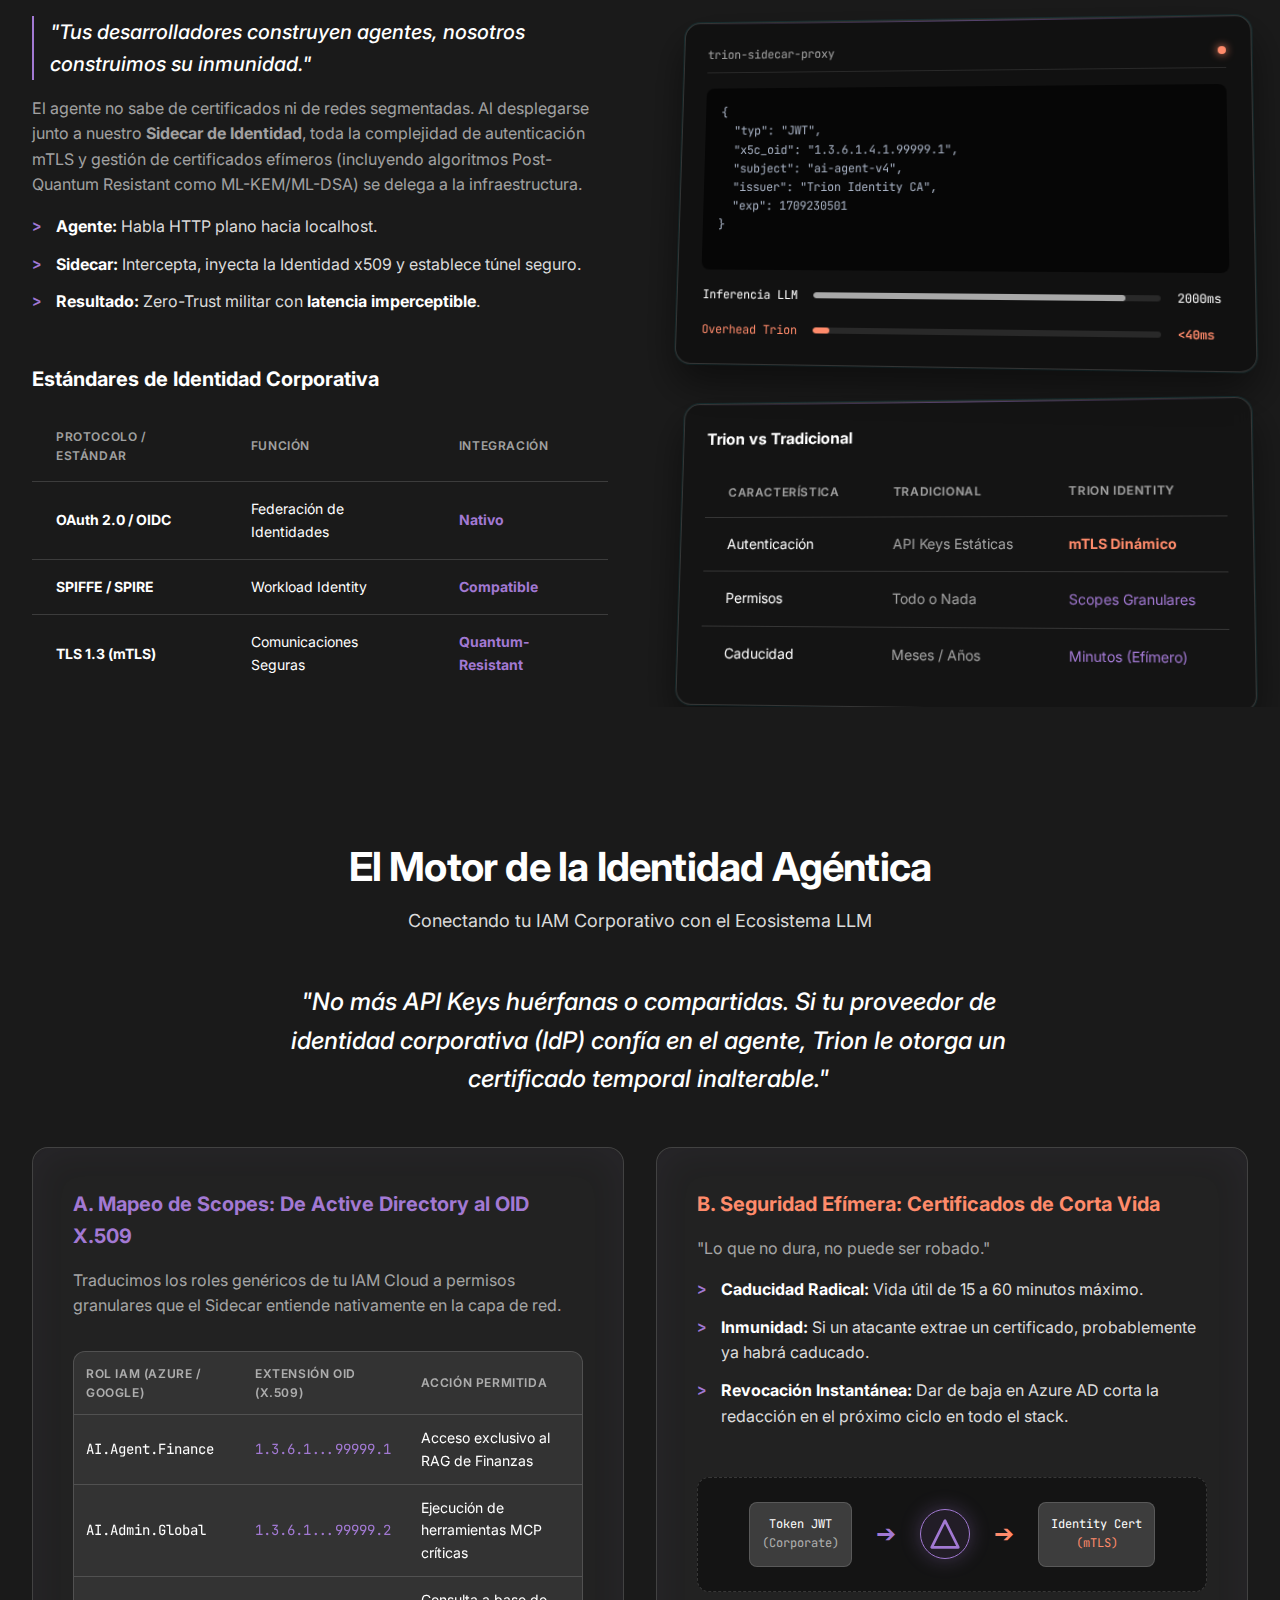
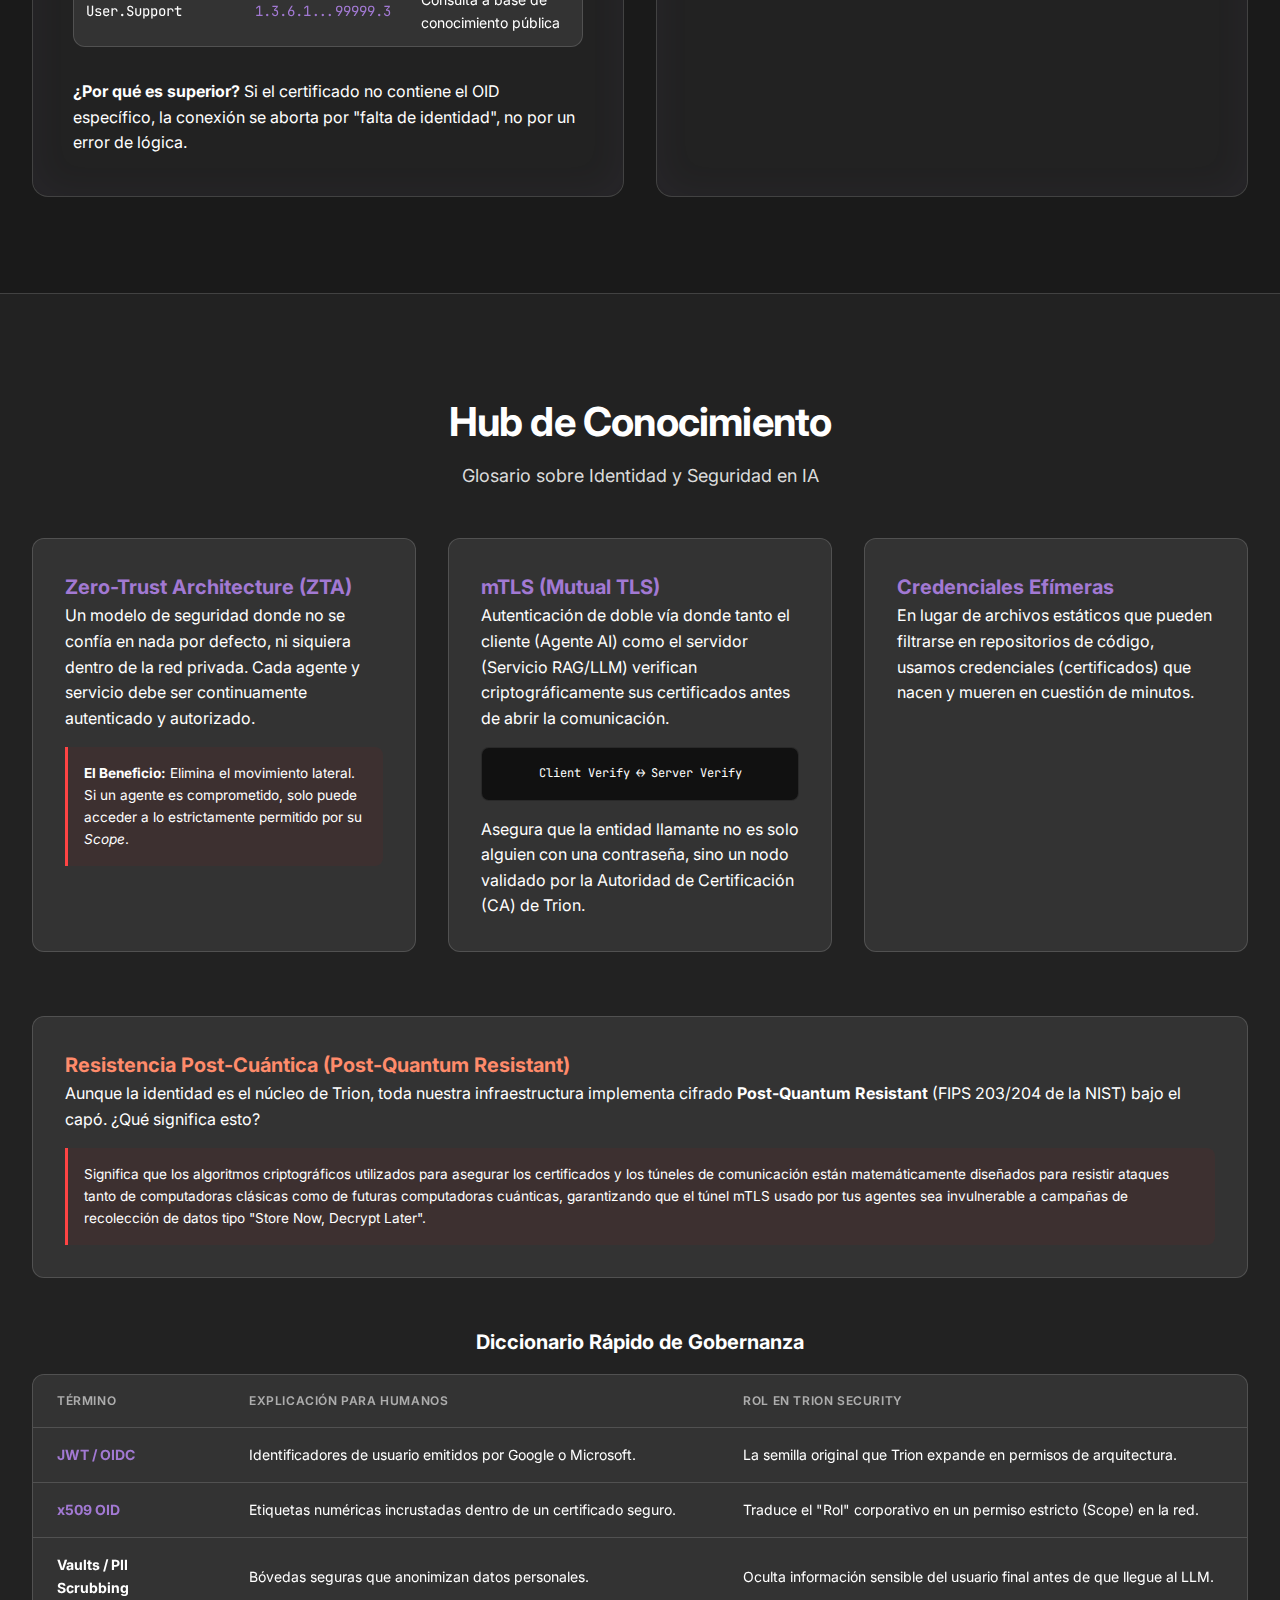
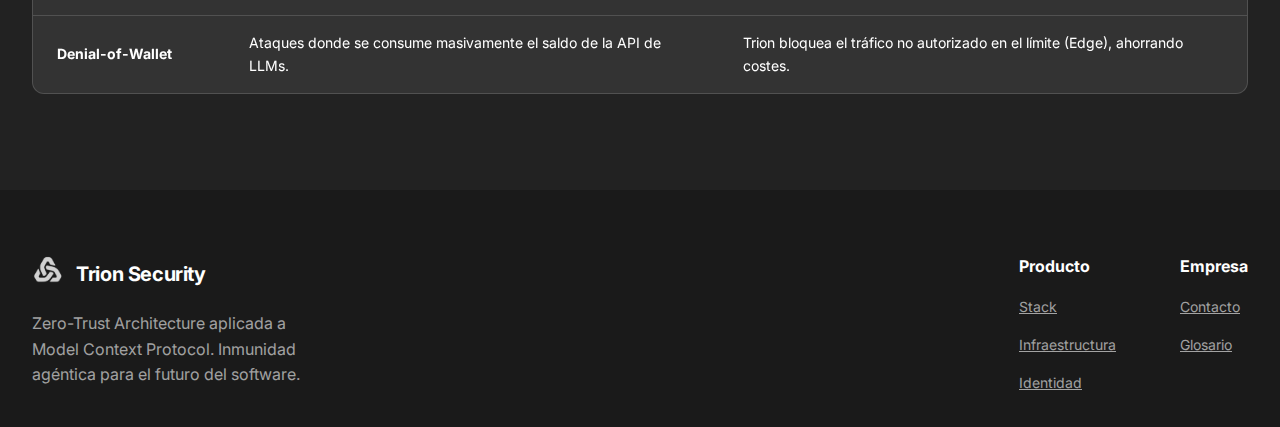
<file: es.html>
<!DOCTYPE html>
<html lang="es" class="dark">

<head>
    <meta charset="UTF-8">
    <meta name="viewport" content="width=device-width, initial-scale=1.0">
    <title>Trion Security</title>
    <link rel="icon" type="image/png" href="images/logo2-removebg.png">
    <meta name="description"
        content="Protege tu infraestructura de IA con gobernanza de identidad basada en Scopes y cifrado mTLS ultra-rápido. Seguridad nativa para agentes y servicios RAG.">
    <link rel="preconnect" href="https://fonts.googleapis.com">
    <link rel="preconnect" href="https://fonts.gstatic.com" crossorigin>
    <link
        href="https://fonts.googleapis.com/css2?family=Inter:wght@300;400;500;600;700;800&family=JetBrains+Mono:wght@400;500;700&display=swap"
        rel="stylesheet">
    <link rel="stylesheet" href="styles.css">
</head>

<body>
    <!-- Grain Overlay -->
    <div class="grain-overlay"></div>

    <!-- Hidden SEO Element -->
    <h3 class="sr-only">Seguridad y control de acceso robusto para arquitecturas de agentes autónomos y LLMs.</h3>

    <!-- Navigation -->
    <nav class="navbar">
        <div class="container nav-container">
            <a href="#" class="logo">
                <span class="logo-mark">
                    <img src="images/logo2-removebg.png" alt="Trion Logo"
                        style="height: 32px; width: auto; object-fit: contain;">
                </span>
                <span class="logo-text">Trion Security</span>
            </a>
            <div class="nav-links">
                <a href="#technology">Stack</a>
                <a href="#sidecar">Infraestructura</a>
                <a href="#identity">Identidad</a>
                <a href="#glossary">Glosario</a>
            </div>
            <div class="nav-actions" style="display: flex; align-items: center; gap: 1.5rem;">
                <div class="lang-selector">
                    <span class="lang-active">ES</span>
                    <span class="lang-divider">|</span>
                    <a href="index.html" class="lang-link">EN</a>
                </div>
                <a href="#contact" class="btn btn-outline"
                    style="padding: 0.5rem 1rem; font-size: 0.875rem;">Contactar</a>
            </div>
        </div>
    </nav>

    <!-- Hero Section -->
    <section class="hero" id="home">
        <div class="container hero-container">
            <div class="hero-content">
                <div class="badge-wrapper">
                    <div class="badge glow-pulse">
                        <span class="badge-dot"></span> Identity-First
                    </div>
                </div>
                <h1 class="hero-title">Gobernanza de <br><span class="text-gradient">Identidad</span> Agéntica</h1>
                <h2 class="hero-subtitle">
                    Tus agentes de IA necesitan una identidad, no solo una clave. Despliega orquestación de LLMs con
                    <strong>gobernanza basada en Scopes</strong>, control granular y autenticación mTLS estricta en
                    tiempo real.
                </h2>

                <div class="hero-cta">
                    <a href="#contact" class="btn btn-primary btn-glow">
                        <span class="btn-text">Blindar mis Agentes</span>
                        <svg class="icon icon-right" width="20" height="20" viewBox="0 0 24 24" fill="none">
                            <path d="M5 12H19M19 12L12 5M19 12L12 19" stroke="currentColor" stroke-width="2"
                                stroke-linecap="round" stroke-linejoin="round" />
                        </svg>
                    </a>
                    <a href="#technology" class="btn btn-secondary">
                        <span class="btn-text">Explorar el Stack de 6 Etapas</span>
                    </a>
                </div>

                <div class="hero-copy">
                    <p><strong>Del caos de las API Keys a la Identidad Soberana.</strong> Las API Keys son estáticas, se
                        roban y carecen de contexto. En Trion Security, cada agente posee un Identity Certificate con
                        permisos granulares (Scopes) que el sistema valida en
                        microsegundos. Si un agente no tiene el permiso en su identidad, la red corta la conexión antes
                        de que el modelo procese un solo token. <span class="highlight">Confianza cero, seguridad
                            total (Post-Quantum Resistant).</span></p>
                </div>
            </div>

            <div class="hero-visual">
                <!-- Agent Identity Passport Visual -->
                <div class="passport-card glow-card">
                    <div class="card-header">
                        <div class="card-title">X.509 Agent Identity</div>
                        <div class="card-status active">Valid &middot; 14m 59s</div>
                    </div>
                    <div class="card-body">
                        <div class="data-row">
                            <span class="data-label">Identity:</span>
                            <span class="data-value code-font text-quantum">agente-finanzas-01</span>
                        </div>
                        <div class="data-row">
                            <span class="data-label">Scopes:</span>
                            <div class="scope-tags">
                                <span class="scope-tag">read:documents</span>
                                <span class="scope-tag">execute:ledger_tool</span>
                            </div>
                        </div>
                        <div class="data-row">
                            <span class="data-label">Autenticación:</span>
                            <span class="data-value code-font text-lime">mTLS Fuerte (x509)</span>
                        </div>
                        <div class="signature-block">
                            <div class="signature-line"></div>
                            <div class="signature-line"></div>
                            <div class="signature-line half"></div>
                        </div>
                    </div>
                    <div class="card-footer">
                        <div class="foot-label">Trion Identity Bridge</div>
                        <div class="foot-secure"><svg width="14" height="14" viewBox="0 0 24 24" fill="none">
                                <path d="M12 22s8-4 8-10V5l-8-3-8 3v7c0 6 8 10 8 10z" stroke="var(--cyber-lime)"
                                    stroke-width="2" stroke-linecap="round" stroke-linejoin="round" />
                            </svg> Secured</div>
                    </div>
                </div>

                <!-- Social Proof Table -->
                <div class="social-proof-table-wrapper">
                    <table class="social-proof-table">
                        <thead>
                            <tr>
                                <th>Tecnología</th>
                                <th>Rol en Trion</th>
                                <th>Estándar</th>
                            </tr>
                        </thead>
                        <tbody>
                            <tr>
                                <td><strong>x509 Certs</strong> <span class="code-font text-xstext-muted">(Identidad
                                        Resistente a Cuántica)</span>
                                </td>
                                <td>Autenticación Fuerte</td>
                                <td class="code-font">RFC 5280</td>
                            </tr>
                            <tr>
                                <td><strong>OIDC/JWT</strong> <span
                                        class="code-font text-xstext-muted">(Corporate)</span>
                                </td>
                                <td>Traducción de Scopes</td>
                                <td class="code-font">RFC 7519</td>
                            </tr>
                            <tr>
                                <td><strong>MCP</strong> <span class="code-font text-xstext-muted">(Model
                                        Context)</span>
                                </td>
                                <td>Contexto de Agentes</td>
                                <td class="code-font">Standard</td>
                            </tr>
                        </tbody>
                    </table>
                </div>
            </div>
        </div>
    </section>

    <!-- 6 Etapas Section -->
    <section class="section stages-section" id="technology">
        <div class="container">
            <div class="section-header text-center mb-5">
                <h2 class="section-title">Arquitectura de Seguridad para Agentes de IA en <span class="text-quantum">6
                        Etapas</span></h2>
                <p class="section-subtitle">The Secure Data Path</p>
            </div>

            <div class="stages-layout">
                <!-- Sticky Left Graph / Counter -->
                <div class="stages-visual-sticky">
                    <div class="secure-path-graph">
                        <div class="path-line"></div>
                        <!-- Dynamic overhead counter -->
                        <div class="overhead-counter glow-pulse">
                            Trion Overhead: <span class="text-lime fw-bold">&lt;40ms</span>
                        </div>

                        <!-- Contextual Graphic Box -->
                        <div class="context-graphic glow-card mt-4">
                            <div class="graphic-icon text-quantum" id="dynamic-graphic-icon">
                                <svg width="48" height="48" viewBox="0 0 24 24" fill="none">
                                    <path d="M12 22s8-4 8-10V5l-8-3-8 3v7c0 6 8 10 8 10z" stroke="currentColor"
                                        stroke-width="2" stroke-linecap="round" stroke-linejoin="round" />
                                </svg>
                            </div>
                            <div class="graphic-label mt-2 code-font text-xs text-muted" id="dynamic-graphic-label">
                                System Ready</div>
                        </div>
                    </div>
                </div>

                <!-- Right Scroll Content -->
                <div class="stages-content">

                    <!-- Etapa 01 -->
                    <div class="stage-card" data-stage="1">
                        <div class="stage-header">
                            <span class="stage-num code-font text-quantum">01</span>
                            <h3 class="stage-title">Gobernanza e Identidad (The Gatekeeper)</h3>
                        </div>
                        <div class="stage-body">
                            <p>Antes de procesar un solo token, validamos quién es el emisor. No usamos API Keys
                                vulnerables; usamos identidades soberanas comprobadas en cada petición.</p>
                            <div class="stage-feature">
                                <strong>Protección contra Denial-of-Wallet:</strong> Implementamos algoritmos de
                                <em>Token Bucket</em> vinculados a la identidad real del agente. Si no está autorizado o
                                excede el presupuesto, la conexión se corta en el Edge.
                            </div>
                        </div>
                    </div>

                    <!-- Etapa 02 -->
                    <div class="stage-card" data-stage="2">
                        <div class="stage-header">
                            <span class="stage-num code-font text-quantum">02</span>
                            <h3 class="stage-title">Guardrails Paralelos (The Triple Scan)</h3>
                        </div>
                        <div class="stage-body">
                            <p>Mientras otros añaden segundos de latencia, Trion ejecuta tres defensas en paralelo:</p>
                            <ul class="custom-list">
                                <li><strong>Heurística:</strong> Filtro de bypass en microsegundos.</li>
                                <li><strong>Anonimización PII:</strong> Extracción de datos sensibles a un Vault local.
                                </li>
                                <li><strong>Detección de Jailbreak:</strong> Análisis semántico de intención.</li>
                            </ul>
                            <div class="stage-feature mt-3">
                                <strong>Latencia Cero:</strong> Ejecución asíncrona liderada por el escáner más rápido.
                            </div>
                        </div>
                    </div>

                    <!-- Etapa 03 -->
                    <div class="stage-card" data-stage="3">
                        <div class="stage-header">
                            <span class="stage-num code-font text-quantum">03</span>
                            <h3 class="stage-title">Retrieval Firewall (RAG Guard)</h3>
                        </div>
                        <div class="stage-body">
                            <p>Escaneamos fragmentos recuperados en busca de "inyecciones indirectas" ocultas en el
                                contexto.</p>
                            <div class="stage-feature">
                                <strong>Multitenencia Nativa por Scope:</strong> El Sidecar inyecta filtros de
                                identidad. Un agente de Ventas jamás verá vectores de RRHH, garantizado a nivel de red
                                SSL/TLS.
                            </div>
                        </div>
                    </div>

                    <!-- Etapa 04 -->
                    <div class="stage-card" data-stage="4">
                        <div class="stage-header">
                            <span class="stage-num code-font text-quantum">04</span>
                            <h3 class="stage-title">Inferencia Blindada (The Secure Core)</h3>
                        </div>
                        <div class="stage-body">
                            <p>Túnel cifrado conectando infraestructura con tu LLM. Prompt sanitizado enviado de forma
                                segura.</p>
                            <div class="stage-feature">
                                <strong>Cancelación Inteligente:</strong> Si un guardrail asíncrono detecta riesgo
                                mientras el LLM genera, Trion aborta la inferencia, ahorrando costes y bloqueando fugas.
                            </div>
                        </div>
                    </div>

                    <!-- Etapa 05 -->
                    <div class="stage-card" data-stage="5">
                        <div class="stage-header">
                            <span class="stage-num code-font text-quantum">05</span>
                            <h3 class="stage-title">Validación y Scrubbing (The Final Filter)</h3>
                        </div>
                        <div class="stage-body">
                            <p>Verificamos alucinaciones, toxicidad y fugas del System Prompt en la salida.</p>
                            <div class="stage-feature">
                                <strong>Desanonimización Reversible:</strong> El modelo trabaja con "máscaras", pero el
                                usuario autorizado recibe los datos reales de vuelta.
                            </div>
                        </div>
                    </div>

                    <!-- Etapa 06 -->
                    <div class="stage-card" data-stage="6">
                        <div class="stage-header">
                            <span class="stage-num code-font text-quantum">06</span>
                            <h3 class="stage-title">Observabilidad y Red-Teaming (The Audit)</h3>
                        </div>
                        <div class="stage-body">
                            <p>Cada interacción genera trazas completas con Risk Heatmaps.</p>
                            <div class="stage-feature">
                                <strong>Seguridad como Código:</strong> Inyectamos ataques automáticos de Red-Teaming en
                                tu pipeline CI/CD basados en datos de producción.
                            </div>
                        </div>
                    </div>

                </div> <!-- /stages-content -->
            </div>
        </div>
    </section>

    <!-- Infraestructura: El Sidecar PQC -->
    <section class="section sidecar-section" id="sidecar">
        <div class="container">
            <div class="section-header text-center mb-5">
                <h2 class="section-title">El Puente de Identidad Zero-Trust</h2>
                <p class="section-subtitle">Arquitectura Sidecar para Agentes Autónomos</p>
            </div>

            <div class="sidecar-layout">
                <div class="sidecar-text">
                    <p class="lead-text">"Tus desarrolladores construyen agentes, nosotros construimos su inmunidad."
                    </p>
                    <p class="mt-3 text-muted">El agente no sabe de certificados ni de redes segmentadas. Al desplegarse
                        junto a nuestro <strong>Sidecar de Identidad</strong>, toda la complejidad de autenticación mTLS
                        y gestión de certificados efímeros (incluyendo algoritmos Post-Quantum Resistant como
                        ML-KEM/ML-DSA)
                        se delega a la infraestructura.</p>

                    <ul class="custom-list mt-4">
                        <li><strong>Agente:</strong> Habla HTTP plano hacia localhost.</li>
                        <li><strong>Sidecar:</strong> Intercepta, inyecta la Identidad x509 y establece túnel seguro.
                        </li>
                        <li><strong>Resultado:</strong> Zero-Trust militar con <strong class="text-lime">latencia
                                imperceptible</strong>.</li>
                    </ul>

                    <div class="fips-table-wrapper mt-5">
                        <h3 class="text-md mb-3">Estándares de Identidad Corporativa</h3>
                        <table class="social-proof-table">
                            <thead>
                                <tr>
                                    <th>Protocolo / Estándar</th>
                                    <th>Función</th>
                                    <th>Integración</th>
                                </tr>
                            </thead>
                            <tbody>
                                <tr>
                                    <td><strong>OAuth 2.0 / OIDC</strong></td>
                                    <td>Federación de Identidades</td>
                                    <td class="text-quantum fw-bold">Nativo</td>
                                </tr>
                                <tr>
                                    <td><strong>SPIFFE / SPIRE</strong></td>
                                    <td>Workload Identity</td>
                                    <td class="text-quantum fw-bold">Compatible</td>
                                </tr>
                                <tr>
                                    <td><strong>TLS 1.3 (mTLS)</strong></td>
                                    <td>Comunicaciones Seguras</td>
                                    <td class="text-quantum fw-bold">Quantum-Resistant</td>
                                </tr>
                            </tbody>
                        </table>
                    </div>
                </div>

                <div class="sidecar-visual">
                    <div class="glow-card black-box">
                        <div class="box-header">
                            <span class="code-font text-xs text-muted">trion-sidecar-proxy</span>
                            <span class="status-dot green"></span>
                        </div>
                        <pre class="code-block code-font text-xs">
{
  "typ": "JWT",
  "x5c_oid": "1.3.6.1.4.1.99999.1",
  "subject": "ai-agent-v4",
  "issuer": "Trion Identity CA",
  "exp": 1709230501
}
            </pre>
                        <div class="latency-chart mt-3">
                            <div class="chart-row">
                                <span class="chart-label">Inferencia LLM</span>
                                <div class="bar-bg">
                                    <div class="bar-fill" style="width: 90%; background: var(--text-muted)"></div>
                                </div>
                                <span class="chart-value">2000ms</span>
                            </div>
                            <div class="chart-row mt-2">
                                <span class="chart-label text-lime">Overhead Trion</span>
                                <div class="bar-bg">
                                    <div class="bar-fill" style="width: 5%; background: var(--cyber-lime)"></div>
                                </div>
                                <span class="chart-value text-lime fw-bold">&lt;40ms</span>
                            </div>
                        </div>
                    </div>

                    <!-- Comparison Table -->
                    <div class="comparison-card glow-card mt-4">
                        <h3 class="text-sm mb-3">Trion vs Tradicional</h3>
                        <table class="social-proof-table">
                            <thead>
                                <tr>
                                    <th>Característica</th>
                                    <th>Tradicional</th>
                                    <th class="text-quantum">Trion Identity</th>
                                </tr>
                            </thead>
                            <tbody>
                                <tr>
                                    <td>Autenticación</td>
                                    <td class="text-muted">API Keys Estáticas</td>
                                    <td class="text-lime fw-bold">mTLS Dinámico</td>
                                </tr>
                                <tr>
                                    <td>Permisos</td>
                                    <td class="text-muted">Todo o Nada</td>
                                    <td class="text-quantum">Scopes Granulares</td>
                                </tr>
                                <tr>
                                    <td>Caducidad</td>
                                    <td class="text-muted">Meses / Años</td>
                                    <td class="text-quantum">Minutos (Efímero)</td>
                                </tr>
                            </tbody>
                        </table>
                    </div>
                </div>
            </div>
        </div>
    </section>

    <!-- Gestión de Identidad -->
    <section class="section identity-section" id="identity">
        <div class="container">
            <div class="section-header text-center mb-5">
                <h2 class="section-title">El Motor de la Identidad Agéntica</h2>
                <p class="section-subtitle">Conectando tu IAM Corporativo con el Ecosistema LLM</p>
            </div>

            <div class="identity-intro text-center mb-5">
                <p class="lead-text"
                    style="border-left: none; font-size: 1.5rem; color: var(--text-primary); max-width: 800px; margin: 0 auto;">
                    "No más API Keys huérfanas o compartidas. Si tu proveedor de identidad corporativa (IdP) confía en
                    el agente, Trion le otorga un certificado temporal inalterable."
                </p>
            </div>

            <div class="identity-grid">
                <div class="identity-card outline-glow">
                    <h3 class="text-md text-quantum mb-3">A. Mapeo de Scopes: De Active Directory al OID X.509</h3>
                    <p class="text-muted mb-4">Traducimos los roles genéricos de tu IAM Cloud a permisos granulares que
                        el Sidecar entiende nativamente en la capa de red.</p>

                    <div class="social-proof-table-wrapper mt-4">
                        <table class="social-proof-table scope-table">
                            <thead>
                                <tr>
                                    <th>Rol IAM (Azure / Google)</th>
                                    <th>Extensión OID (X.509)</th>
                                    <th>Acción Permitida</th>
                                </tr>
                            </thead>
                            <tbody>
                                <tr>
                                    <td class="code-font text-xs">AI.Agent.Finance</td>
                                    <td class="code-font text-xs text-quantum">1.3.6.1...99999.1</td>
                                    <td>Acceso exclusivo al RAG de Finanzas</td>
                                </tr>
                                <tr>
                                    <td class="code-font text-xs">AI.Admin.Global</td>
                                    <td class="code-font text-xs text-quantum">1.3.6.1...99999.2</td>
                                    <td>Ejecución de herramientas MCP críticas</td>
                                </tr>
                                <tr>
                                    <td class="code-font text-xs">User.Support</td>
                                    <td class="code-font text-xs text-quantum">1.3.6.1...99999.3</td>
                                    <td>Consulta a base de conocimiento pública</td>
                                </tr>
                            </tbody>
                        </table>
                    </div>
                    <p class="mt-4 text-sm text-secondary">
                        <strong>¿Por qué es superior?</strong> Si el certificado no contiene el OID específico, la
                        conexión se aborta por "falta de identidad", no por un error de lógica.
                    </p>
                </div>

                <div class="identity-card outline-glow">
                    <h3 class="text-md text-lime mb-3">B. Seguridad Efímera: Certificados de Corta Vida</h3>
                    <p class="text-muted mb-4">"Lo que no dura, no puede ser robado."</p>

                    <ul class="custom-list">
                        <li><strong>Caducidad Radical:</strong> Vida útil de 15 a 60 minutos máximo.</li>
                        <li><strong>Inmunidad:</strong> Si un atacante extrae un certificado, probablemente ya habrá
                            caducado.</li>
                        <li><strong>Revocación Instantánea:</strong> Dar de baja en Azure AD corta la redacción en el
                            próximo ciclo en todo el stack.</li>
                    </ul>

                    <div class="identity-forge-visual mt-5">
                        <div class="forge-node text-xs code-font">Token JWT<br><span
                                class="text-muted">(Corporate)</span></div>
                        <div class="forge-arrow text-quantum">➔</div>
                        <div class="forge-center glow-pulse"><svg width="32" height="32" viewBox="0 0 24 24"
                                fill="none">
                                <path d="M12 2L2 22H22L12 2Z" stroke="var(--quantum-blue)" stroke-width="2"
                                    stroke-linejoin="round" />
                            </svg></div>
                        <div class="forge-arrow text-lime">➔</div>
                        <div class="forge-node text-xs code-font">Identity Cert<br><span class="text-lime">(mTLS)</span>
                        </div>
                    </div>
                </div>
            </div>
        </div>
    </section>

    <!-- Hub de Conocimiento -->
    <section class="section glossary-section" id="glossary">
        <div class="container">
            <div class="section-header text-center mb-5">
                <h2 class="section-title">Hub de Conocimiento</h2>
                <p class="section-subtitle">Glosario sobre Identidad y Seguridad en IA</p>
            </div>

            <div class="glossary-grid">
                <!-- Zero Trust -->
                <div class="glossary-item">
                    <h3 class="text-md text-quantum">Zero-Trust Architecture (ZTA)</h3>
                    <p>Un modelo de seguridad donde no se confía en nada por defecto, ni siquiera dentro de la red
                        privada. Cada agente y servicio debe ser continuamente autenticado y autorizado.</p>
                    <div class="alert mt-3">
                        <strong>El Beneficio:</strong> Elimina el movimiento lateral. Si un agente es comprometido, solo
                        puede acceder a lo estrictamente permitido por su <em>Scope</em>.
                    </div>
                </div>

                <!-- mTLS -->
                <div class="glossary-item">
                    <h3 class="text-md text-quantum">mTLS (Mutual TLS)</h3>
                    <p>Autenticación de doble vía donde tanto el cliente (Agente AI) como el servidor (Servicio RAG/LLM)
                        verifican criptográficamente sus certificados antes de abrir la comunicación.</p>
                    <div class="math-box code-font text-xs mt-3">
                        Client Verify ↔ Server Verify
                    </div>
                    <p class="mt-3 text-sm">Asegura que la entidad llamante no es solo alguien con una contraseña, sino
                        un nodo validado por la Autoridad de Certificación (CA) de Trion.</p>
                </div>

                <!-- Efímero -->
                <div class="glossary-item">
                    <h3 class="text-md text-quantum">Credenciales Efímeras</h3>
                    <p>En lugar de archivos estáticos que pueden filtrarse en repositorios de código, usamos
                        credenciales (certificados) que nacen y mueren en cuestión de minutos.</p>
                </div>

                <!-- Post-Quantum Resistant -->
                <div class="glossary-item mt-4" style="grid-column: 1 / -1;">
                    <h3 class="text-md text-lime">Resistencia Post-Cuántica (Post-Quantum Resistant)</h3>
                    <p>Aunque la identidad es el núcleo de Trion, toda nuestra infraestructura implementa cifrado
                        <strong>Post-Quantum Resistant</strong> (FIPS 203/204 de la NIST) bajo el capó. ¿Qué significa
                        esto?
                    </p>
                    <div class="alert mt-3">
                        Significa que los algoritmos criptográficos utilizados para asegurar los certificados y los
                        túneles de comunicación están matemáticamente diseñados para resistir ataques tanto de
                        computadoras clásicas como de futuras computadoras cuánticas, garantizando que el túnel mTLS
                        usado por tus agentes sea invulnerable a campañas de recolección de datos tipo "Store Now,
                        Decrypt Later".
                    </div>
                </div>
            </div>

            <!-- Quick Dict -->
            <div class="mt-5">
                <h3 class="text-md mb-3 text-center">Diccionario Rápido de Gobernanza</h3>
                <div class="social-proof-table-wrapper">
                    <table class="social-proof-table">
                        <thead>
                            <tr>
                                <th>Término</th>
                                <th>Explicación para Humanos</th>
                                <th>Rol en Trion Security</th>
                            </tr>
                        </thead>
                        <tbody>
                            <tr>
                                <td><strong class="text-quantum">JWT / OIDC</strong></td>
                                <td>Identificadores de usuario emitidos por Google o Microsoft.</td>
                                <td>La semilla original que Trion expande en permisos de arquitectura.</td>
                            </tr>
                            <tr>
                                <td><strong class="text-quantum">x509 OID</strong></td>
                                <td>Etiquetas numéricas incrustadas dentro de un certificado seguro.</td>
                                <td>Traduce el "Rol" corporativo en un permiso estricto (Scope) en la red.</td>
                            </tr>
                            <tr>
                                <td><strong>Vaults / PII Scrubbing</strong></td>
                                <td>Bóvedas seguras que anonimizan datos personales.</td>
                                <td>Oculta información sensible del usuario final antes de que llegue al LLM.</td>
                            </tr>
                            <tr>
                                <td><strong>Denial-of-Wallet</strong></td>
                                <td>Ataques donde se consume masivamente el saldo de la API de LLMs.</td>
                                <td>Trion bloquea el tráfico no autorizado en el límite (Edge), ahorrando costes.</td>
                            </tr>
                        </tbody>
                    </table>
                </div>
            </div>

        </div>
    </section>

    <!-- Footer -->
    <footer class="footer">
        <div class="container footer-container">
            <div class="footer-brand">
                <div class="logo">
                    <span class="logo-mark">
                        <img src="images/logo2-removebg.png" alt="Trion Logo"
                            style="height: 32px; width: auto; object-fit: contain; filter: grayscale(100%) brightness(200%); opacity: 0.8;">
                    </span>
                    Trion Security
                </div>
                <p class="text-sm mt-3 text-muted">Zero-Trust Architecture aplicada a Model Context Protocol. Inmunidad
                    agéntica para el futuro del software.</p>
            </div>
            <div class="footer-links">
                <div class="link-group">
                    <strong>Producto</strong>
                    <a href="#technology">Stack</a>
                    <a href="#sidecar">Infraestructura</a>
                    <a href="#identity">Identidad</a>
                </div>
                <div class="link-group">
                    <strong>Empresa</strong>
                    <a href="#contact">Contacto</a>
                    <a href="#glossary">Glosario</a>
                </div>
            </div>
        </div>
    </footer>
</body>

</html>
</file>
<file: styles.css>
:root {
    /* Core Colors */
    --deep-obsidian: #1A1A1A;
    --deep-obsidian-alt: #222222;
    --surface-color: #333333;
    /* Charcoal Grey from Mockup */
    --surface-hover: #3D3D3D;
    --border-color: rgba(255, 255, 255, 0.15);

    /* Brand Accents */
    --quantum-blue: #A279D3;
    /* Soft Purple */
    --quantum-blue-glow: rgba(162, 121, 211, 0.3);
    --cyber-lime: #FF8B6B;
    /* Coral Orange */
    --cyber-lime-glow: rgba(255, 139, 107, 0.3);
    --brand-pink: #FD6A8B;
    /* Bright Pink */

    /* Typography Colors */
    --text-primary: #FFFFFF;
    --text-secondary: rgba(255, 255, 255, 0.85);
    --text-muted: rgba(255, 255, 255, 0.6);

    /* Fonts */
    --font-sans: 'Inter', -apple-system, BlinkMacSystemFont, "Segoe UI", Roboto, Helvetica, Arial, sans-serif;
    --font-mono: 'JetBrains Mono', ui-monospace, SFMono-Regular, Menlo, Monaco, Consolas, monospace;
}

* {
    margin: 0;
    padding: 0;
    box-sizing: border-box;
}

html {
    scroll-behavior: smooth;
    background-color: var(--deep-obsidian);
}

body {
    font-family: var(--font-sans);
    background-color: var(--deep-obsidian);
    color: var(--text-primary);
    line-height: 1.6;
    position: relative;
    overflow-wrap: break-word;
    word-wrap: break-word;
    max-width: 100%;
}

/* Texture Overlay */
.grain-overlay {
    position: fixed;
    top: 0;
    left: 0;
    width: 100vw;
    height: 100vh;
    pointer-events: none;
    z-index: 9999;
    opacity: 0.03;
    background-image: url('data:image/svg+xml,%3Csvg viewBox="0 0 200 200" xmlns="http://www.w3.org/2000/svg"%3E%3Cfilter id="noiseFilter"%3E%3CfeTurbulence type="fractalNoise" baseFrequency="0.65" numOctaves="3" stitchTiles="stitch"/%3E%3C/filter%3E%3Crect width="100%25" height="100%25" filter="url(%23noiseFilter)"/%3E%3C/svg%3E');
}

/* Utility Classes */
.sr-only {
    position: absolute;
    width: 1px;
    height: 1px;
    padding: 0;
    margin: -1px;
    overflow: hidden;
    clip: rect(0, 0, 0, 0);
    border: 0;
}

.container {
    width: 100%;
    max-width: 1280px;
    margin: 0 auto;
    padding: 0 2rem;
    overflow: hidden;
}

.code-font {
    font-family: var(--font-mono);
}

.text-quantum {
    color: var(--quantum-blue);
}

.text-lime {
    color: var(--cyber-lime);
}

.text-gradient {
    background: linear-gradient(135deg, var(--quantum-blue) 0%, var(--cyber-lime) 100%);
    -webkit-background-clip: text;
    -webkit-text-fill-color: transparent;
    background-clip: text;
}

/* Buttons */
.btn {
    display: inline-flex;
    align-items: center;
    justify-content: center;
    gap: 0.5rem;
    padding: 1rem 1.5rem;
    border-radius: 0.5rem;
    font-weight: 600;
    text-decoration: none;
    transition: all 0.3s cubic-bezier(0.16, 1, 0.3, 1);
    cursor: pointer;
    border: 1px solid transparent;
}

.btn-primary {
    background: rgba(162, 121, 211, 0.1);
    color: var(--quantum-blue);
    border-color: var(--quantum-blue);
    box-shadow: 0 0 20px var(--quantum-blue-glow);
}

.btn-primary:hover {
    background: var(--quantum-blue);
    color: #FFFFFF;
    box-shadow: 0 0 30px var(--quantum-blue-glow);
}

.btn-secondary {
    background: var(--surface-color);
    color: var(--text-primary);
    border-color: var(--border-color);
}

.btn-secondary:hover {
    background: var(--surface-hover);
    border-color: var(--text-muted);
}

.btn-outline {
    background: transparent;
    color: var(--text-primary);
    border-color: var(--border-color);
}

.btn-outline:hover {
    border-color: var(--quantum-blue);
    color: var(--quantum-blue);
}

/* Nav */
.navbar {
    position: fixed;
    top: 0;
    left: 0;
    width: 100%;
    z-index: 100;
    backdrop-filter: blur(12px);
    -webkit-backdrop-filter: blur(12px);
    border-bottom: 1px solid var(--border-color);
    background: rgba(10, 10, 10, 0.7);
}

.nav-container {
    display: flex;
    justify-content: space-between;
    align-items: center;
    height: 4.5rem;
}

.logo {
    display: flex;
    align-items: center;
    gap: 0.75rem;
    text-decoration: none;
    font-weight: 700;
    font-size: 1.25rem;
    color: var(--text-primary);
    letter-spacing: -0.02em;
}

.nav-links {
    display: flex;
    gap: 2rem;
}

.nav-links a {
    color: var(--text-secondary);
    text-decoration: none;
    font-size: 0.875rem;
    font-weight: 500;
    transition: color 0.2s ease;
}

.nav-links a:hover {
    color: var(--text-primary);
}

/* Hero Section */
.hero {
    min-height: 100vh;
    display: flex;
    align-items: center;
    padding-top: 5rem;
    position: relative;
    overflow: hidden;
}

.hero::before {
    content: '';
    position: absolute;
    top: 20%;
    left: 50%;
    width: 600px;
    height: 600px;
    background: radial-gradient(circle, rgba(0, 240, 255, 0.1) 0%, transparent 60%);
    transform: translate(-50%, -50%);
    z-index: -1;
}

.hero-container {
    display: grid;
    grid-template-columns: 1fr 1fr;
    gap: 4rem;
    align-items: center;
}

/* Badge */
.badge-wrapper {
    margin-bottom: 1.5rem;
    display: inline-block;
}

.badge {
    display: inline-flex;
    align-items: center;
    gap: 0.5rem;
    padding: 0.35rem 0.75rem;
    border-radius: 999px;
    background: rgba(173, 255, 47, 0.1);
    border: 1px solid rgba(173, 255, 47, 0.3);
    color: var(--cyber-lime);
    font-size: 0.75rem;
    font-family: var(--font-mono);
    font-weight: 600;
    letter-spacing: 0.05em;
    text-transform: uppercase;
}

.badge-dot {
    width: 6px;
    height: 6px;
    border-radius: 50%;
    background: var(--cyber-lime);
    box-shadow: 0 0 8px var(--cyber-lime);
    animation: pulse-lime 2s infinite;
}

@keyframes pulse-lime {
    0% {
        transform: scale(0.95);
        box-shadow: 0 0 0 0 rgba(173, 255, 47, 0.7);
    }

    70% {
        transform: scale(1);
        box-shadow: 0 0 0 6px rgba(173, 255, 47, 0);
    }

    100% {
        transform: scale(0.95);
        box-shadow: 0 0 0 0 rgba(173, 255, 47, 0);
    }
}

/* Hero Text */
.hero-title {
    font-size: 4.5rem;
    font-weight: 800;
    line-height: 1.1;
    letter-spacing: -0.03em;
    margin-bottom: 1.5rem;
}

.hero-subtitle {
    font-size: 1.125rem;
    font-weight: 400;
    color: var(--text-secondary);
    margin-bottom: 2.5rem;
    max-width: 90%;
}

.hero-subtitle strong {
    color: var(--text-primary);
    font-weight: 600;
}

.hero-cta {
    display: flex;
    gap: 1rem;
    margin-bottom: 3rem;
}

.hero-copy {
    padding: 1.5rem;
    background: var(--surface-color);
    border: 1px solid var(--border-color);
    border-radius: 0.75rem;
    font-size: 0.9rem;
    color: var(--text-secondary);
}

.hero-copy strong {
    color: var(--text-primary);
}

.hero-copy .highlight {
    color: var(--quantum-blue);
    font-family: var(--font-mono);
    font-size: 0.85rem;
}

/* Visuals */
.hero-visual {
    display: flex;
    flex-direction: column;
    gap: 2rem;
    position: relative;
}

.glow-card {
    background: rgba(18, 18, 18, 0.8);
    border: 1px solid var(--border-color);
    border-radius: 1rem;
    padding: 1.5rem;
    backdrop-filter: blur(10px);
    position: relative;
    overflow: hidden;
    box-shadow: 0 20px 40px rgba(0, 0, 0, 0.5), 0 0 0 1px rgba(0, 240, 255, 0.1);
    transform: perspective(1000px) rotateY(-5deg) rotateX(5deg);
    transition: transform 0.5s ease, box-shadow 0.5s ease;
}

.glow-card:hover {
    transform: perspective(1000px) rotateY(0deg) rotateX(0deg);
    box-shadow: 0 20px 40px rgba(0, 0, 0, 0.5), 0 0 0 1px rgba(0, 240, 255, 0.3), 0 0 40px rgba(0, 240, 255, 0.1);
}

.glow-card::before {
    content: '';
    position: absolute;
    top: 0;
    left: 0;
    right: 0;
    height: 1px;
    background: linear-gradient(90deg, transparent, var(--quantum-blue), transparent);
    opacity: 0.5;
}

.card-header {
    display: flex;
    justify-content: space-between;
    align-items: center;
    margin-bottom: 1.5rem;
    padding-bottom: 1rem;
    border-bottom: 1px solid var(--border-color);
}

.card-title {
    font-family: var(--font-mono);
    font-size: 0.875rem;
    font-weight: 600;
    color: var(--text-primary);
}

.card-status {
    font-family: var(--font-mono);
    font-size: 0.75rem;
    color: var(--cyber-lime);
    display: flex;
    align-items: center;
    gap: 4px;
}

.card-status::before {
    content: '';
    width: 6px;
    height: 6px;
    background: var(--cyber-lime);
    border-radius: 50%;
    display: inline-block;
}

.data-row {
    margin-bottom: 1rem;
    display: flex;
    flex-direction: column;
    gap: 0.25rem;
}

.data-label {
    font-size: 0.75rem;
    color: var(--text-muted);
    text-transform: uppercase;
    letter-spacing: 0.05em;
    font-weight: 600;
}

.data-value {
    font-size: 0.9rem;
}

.scope-tags {
    display: flex;
    gap: 0.5rem;
    flex-wrap: wrap;
}

.scope-tag {
    background: rgba(255, 255, 255, 0.05);
    border: 1px solid var(--border-color);
    padding: 0.2rem 0.5rem;
    border-radius: 0.25rem;
    font-family: var(--font-mono);
    font-size: 0.75rem;
    color: var(--text-secondary);
}

.signature-block {
    margin-top: 1.5rem;
    padding-top: 1rem;
    border-top: 1px dashed var(--border-color);
    display: flex;
    flex-direction: column;
    gap: 0.5rem;
}

.signature-line {
    height: 4px;
    border-radius: 2px;
    background: rgba(255, 255, 255, 0.1);
    width: 100%;
}

.signature-line.half {
    width: 60%;
}

.card-footer {
    margin-top: 1.5rem;
    display: flex;
    justify-content: space-between;
    align-items: center;
    font-family: var(--font-mono);
    font-size: 0.75rem;
}

.foot-label {
    color: var(--text-muted);
}

.foot-secure {
    color: var(--cyber-lime);
    display: flex;
    align-items: center;
    gap: 4px;
}

/* Table */
.social-proof-table-wrapper {
    background: var(--surface-color);
    border: 1px solid var(--border-color);
    border-radius: 0.75rem;
    overflow: hidden;
    backdrop-filter: blur(10px);
}

.social-proof-table {
    width: 100%;
    border-collapse: collapse;
    text-align: left;
}

.social-proof-table th {
    padding: 1rem 1.5rem;
    font-size: 0.75rem;
    font-weight: 600;
    text-transform: uppercase;
    letter-spacing: 0.05em;
    color: var(--text-muted);
    border-bottom: 1px solid var(--border-color);
}

.social-proof-table td {
    padding: 1rem 1.5rem;
    font-size: 0.875rem;
    border-bottom: 1px solid var(--border-color);
}

.social-proof-table tr:last-child td {
    border-bottom: none;
}

.social-proof-table tbody tr:hover {
    background: rgba(255, 255, 255, 0.02);
}

/* Responsive basics */
@media (max-width: 1024px) {
    .hero-container {
        grid-template-columns: 1fr;
    }

    .hero {
        padding-top: 8rem;
    }
}

/* Common Section Styles */
.section {
    padding: 6rem 0;
}

.section-title {
    font-size: 2.5rem;
    font-weight: 700;
    letter-spacing: -0.02em;
}

.section-subtitle {
    font-size: 1.125rem;
    color: var(--text-secondary);
    margin-top: 0.5rem;
}

.text-center {
    text-align: center;
}

.mb-5 {
    margin-bottom: 3rem;
}

.mt-4 {
    margin-top: 2rem;
}

.mt-3 {
    margin-top: 1rem;
}

.mt-2 {
    margin-top: 0.5rem;
}

.mt-5 {
    margin-top: 3rem;
}

.mb-3 {
    margin-bottom: 1rem;
}

.text-md {
    font-size: 1.25rem;
}

.text-sm {
    font-size: 1rem;
}

.text-xs {
    font-size: 0.75rem;
}

.fw-bold {
    font-weight: 700;
}

.text-muted {
    color: var(--text-muted);
}

.lead-text {
    font-size: 1.25rem;
    font-weight: 500;
    font-style: italic;
    border-left: 2px solid var(--quantum-blue);
    padding-left: 1rem;
}

/* Custom List */
.custom-list {
    list-style: none;
    display: flex;
    flex-direction: column;
    gap: 0.75rem;
    margin-top: 1rem;
}

.custom-list li {
    position: relative;
    padding-left: 1.5rem;
    color: var(--text-secondary);
}

.custom-list li::before {
    content: '>';
    position: absolute;
    left: 0;
    color: var(--quantum-blue);
    font-family: var(--font-mono);
    font-weight: 700;
}

.custom-list li strong {
    color: var(--text-primary);
}

/* Stages Section */
.stages-layout {
    display: grid;
    grid-template-columns: 1fr 2fr;
    gap: 4rem;
    position: relative;
}

.stages-visual-sticky {
    position: sticky;
    top: 6rem;
    height: calc(100vh - 8rem);
    display: flex;
    flex-direction: column;
    align-items: center;
}

.secure-path-graph {
    position: relative;
    height: 100%;
    width: 100%;
    display: flex;
    flex-direction: column;
    align-items: center;
}

.path-line {
    position: absolute;
    top: 0;
    left: 50%;
    width: 2px;
    height: 100%;
    background: linear-gradient(to bottom, var(--quantum-blue), var(--cyber-lime), var(--quantum-blue));
    opacity: 0.3;
    transform: translateX(-50%);
    z-index: -1;
}

.overhead-counter {
    background: rgba(10, 10, 10, 0.9);
    border: 1px solid var(--border-color);
    padding: 0.75rem 1.5rem;
    border-radius: 999px;
    font-family: var(--font-mono);
    font-size: 0.85rem;
    backdrop-filter: blur(10px);
    z-index: 10;
}

.context-graphic {
    width: 100%;
    max-width: 250px;
    text-align: center;
}

.stages-content {
    display: flex;
    flex-direction: column;
    gap: 2rem;
}

.stage-card {
    background: var(--deep-obsidian-alt);
    border: 1px solid var(--border-color);
    border-radius: 1rem;
    padding: 2rem;
    transition: all 0.3s ease;
    position: relative;
    overflow: hidden;
}

.stage-card:hover {
    background: var(--surface-color);
    border-color: var(--quantum-blue);
    transform: translateY(-5px);
    box-shadow: 0 10px 30px rgba(0, 0, 0, 0.5);
}

.stage-header {
    display: flex;
    align-items: center;
    gap: 1rem;
    margin-bottom: 1rem;
}

.stage-num {
    font-size: 1.5rem;
    font-weight: 700;
    opacity: 0.8;
}

.stage-title {
    font-size: 1.25rem;
    font-weight: 600;
    color: var(--text-primary);
}

.stage-body p {
    color: var(--text-secondary);
    margin-bottom: 1rem;
}

.stage-feature {
    background: rgba(255, 139, 107, 0.05);
    /* Coral Orange slightly transparent */
    border-left: 2px solid var(--cyber-lime);
    padding: 1rem;
    border-radius: 0 0.5rem 0.5rem 0;
    font-size: 0.9rem;
    color: var(--text-secondary);
}

.stage-feature strong {
    color: var(--cyber-lime);
}


/* Sidecar Section */
.sidecar-section {
    padding-top: 2rem;
}

.sidecar-layout {
    display: grid;
    grid-template-columns: 1fr 1fr;
    gap: 4rem;
    align-items: flex-start;
}

.black-box {
    background: #111111;
    border-color: rgba(255, 255, 255, 0.15);
}

.box-header {
    display: flex;
    justify-content: space-between;
    align-items: center;
    border-bottom: 1px solid rgba(255, 255, 255, 0.1);
    padding-bottom: 0.5rem;
    margin-bottom: 1rem;
}

.status-dot.green {
    width: 8px;
    height: 8px;
    border-radius: 50%;
    background: var(--cyber-lime);
    box-shadow: 0 0 8px var(--cyber-lime);
}

.code-block {
    background: rgba(0, 0, 0, 0.6);
    padding: 1rem;
    border-radius: 0.5rem;
    color: #a8b2c4;
    overflow-x: auto;
    white-space: pre-wrap;
    word-break: break-all;
}

.latency-chart {
    display: flex;
    flex-direction: column;
    gap: 0.5rem;
}

.chart-row {
    display: flex;
    align-items: center;
    gap: 1rem;
    font-family: var(--font-mono);
    font-size: 0.75rem;
}

.chart-label {
    width: 100px;
    text-align: right;
}

.bar-bg {
    flex: 1;
    height: 6px;
    background: rgba(255, 255, 255, 0.1);
    border-radius: 3px;
    overflow: hidden;
}

.bar-fill {
    height: 100%;
    border-radius: 3px;
}

.chart-value {
    width: 50px;
}

@media (max-width: 992px) {
    .stages-layout {
        grid-template-columns: 1fr;
    }

    .stages-visual-sticky {
        display: none;
    }

    .sidecar-layout {
        grid-template-columns: 1fr;
    }
}

/* Identity Section */
.identity-section {
    padding-top: 2rem;
}

.identity-grid {
    display: grid;
    grid-template-columns: 1fr 1fr;
    gap: 2rem;
}

.identity-card {
    background: var(--deep-obsidian-alt);
    border: 1px solid var(--border-color);
    padding: 2.5rem;
    border-radius: 1rem;
    position: relative;
    overflow: hidden;
}

.outline-glow::before {
    content: '';
    position: absolute;
    top: 0;
    left: 0;
    right: 0;
    bottom: 0;
    border-radius: 1rem;
    box-shadow: inset 0 0 40px rgba(162, 121, 211, 0.05);
    pointer-events: none;
}

.scope-table th {
    padding: 0.75rem;
}

.scope-table td {
    padding: 0.75rem;
}

.identity-forge-visual {
    display: flex;
    align-items: center;
    justify-content: center;
    gap: 1.5rem;
    background: rgba(0, 0, 0, 0.4);
    padding: 1.5rem;
    border-radius: 0.75rem;
    border: 1px dashed var(--border-color);
}

.forge-node {
    background: var(--surface-hover);
    padding: 0.75rem;
    border-radius: 0.5rem;
    border: 1px solid var(--border-color);
    text-align: center;
}

.forge-arrow {
    font-size: 1.5rem;
}

.forge-center {
    width: 50px;
    height: 50px;
    background: rgba(162, 121, 211, 0.1);
    border-radius: 50%;
    display: flex;
    align-items: center;
    justify-content: center;
    border: 1px solid var(--quantum-blue);
    box-shadow: 0 0 20px var(--quantum-blue-glow);
}

/* Glossary Section */
.glossary-section {
    background: var(--deep-obsidian-alt);
    border-top: 1px solid var(--border-color);
}

.glossary-grid {
    display: grid;
    grid-template-columns: repeat(3, 1fr);
    gap: 2rem;
}

.glossary-item {
    background: var(--surface-color);
    padding: 2rem;
    border-radius: 0.75rem;
    border: 1px solid var(--border-color);
    transition: transform 0.2s;
}

.glossary-item:hover {
    transform: translateY(-5px);
    border-color: rgba(255, 255, 255, 0.3);
}

.alert {
    background: rgba(255, 0, 0, 0.05);
    border-left: 3px solid #ff4444;
    padding: 1rem;
    font-size: 0.85rem;
    border-radius: 0 0.5rem 0.5rem 0;
}

.math-box {
    background: #111111;
    padding: 1rem;
    text-align: center;
    border-radius: 0.5rem;
    border: 1px solid rgba(255, 255, 255, 0.1);
    color: #fff;
}

/* ==========================================================================
   8. Footer
   ========================================================================== */
.footer {
    padding: 4rem 0 2rem;
    background: var(--deep-obsidian);
    border-top: 1px solid var(--glass-border);
}

.footer-container {
    display: flex;
    justify-content: space-between;
    align-items: flex-start;
}

.footer-brand {
    max-width: 300px;
}

.footer-links {
    display: flex;
    gap: 4rem;
}

.link-group {
    display: flex;
    flex-direction: column;
    gap: 1rem;
}

.link-group a {
    color: var(--text-muted);
    font-size: 0.875rem;
}

.link-group a:hover {
    color: var(--text-primary);
}

/* ==========================================================================
   9. Language Selector & Utilities
   ========================================================================== */
.lang-selector {
    display: flex;
    align-items: center;
    gap: 0.5rem;
    font-size: 0.875rem;
    font-weight: 500;
}

.lang-link {
    color: var(--text-muted);
    text-decoration: none;
    transition: color 0.3s ease;
}

.lang-link:hover {
    color: var(--text-primary);
}

.lang-active {
    color: var(--text-primary);
    text-shadow: 0 0 10px rgba(255, 255, 255, 0.2);
}

.lang-divider {
    color: var(--glass-border);
}

.sr-only {
    position: absolute;
    width: 1px;
    height: 1px;
    padding: 0;
    margin: -1px;
    overflow: hidden;
    clip: rect(0, 0, 0, 0);
    white-space: nowrap;
    border-width: 0;
}

@media (max-width: 992px) {
    .stages-layout {
        grid-template-columns: 1fr;
    }

    .stages-visual-sticky {
        display: none;
    }

    .sidecar-layout {
        grid-template-columns: 1fr;
    }
}

@media (max-width: 992px) {
    .identity-grid {
        grid-template-columns: 1fr;
    }

    .glossary-grid {
        grid-template-columns: 1fr;
    }

    .footer-container {
        flex-direction: column;
    }
}

/* Mobile Devices Optimization */
@media (max-width: 768px) {
    .container {
        padding: 0 1.25rem;
        width: 100%;
    }

    .nav-container {
        flex-direction: column;
        gap: 0.75rem;
        padding: 1rem;
        height: auto;
    }

    .nav-links {
        flex-wrap: wrap;
        justify-content: center;
        gap: 1rem;
    }

    .hero {
        padding-top: 10rem;
    }

    .hero-title {
        font-size: 2.25rem;
    }

    .hero-subtitle {
        font-size: 1rem;
        max-width: 100%;
    }

    .hero-cta {
        flex-direction: column;
        width: 100%;
        gap: 1rem;
    }

    .hero-cta .btn {
        width: 100%;
    }

    .hero::before {
        width: 100%;
        height: 100vw;
    }

    .passport-card .data-value.code-font {
        font-size: 0.75rem;
        word-break: break-all;
    }

    .passport-card .card-header {
        flex-direction: column;
        align-items: flex-start;
        gap: 0.5rem;
    }

    .identity-forge-visual {
        flex-direction: column;
        gap: 1rem;
    }

    .forge-arrow {
        transform: rotate(90deg);
    }

    .footer-links {
        flex-direction: column;
        gap: 2rem;
        align-items: center;
        text-align: center;
    }

    .footer-brand {
        text-align: center;
        align-items: center;
        margin: 0 auto;
    }

    .social-proof-table th,
    .social-proof-table td {
        padding: 0.75rem 0.5rem;
        font-size: 0.8rem;
    }

    .social-proof-table-wrapper {
        width: 100%;
        max-width: calc(100vw - 2.5rem);
        overflow-x: auto;
    }

    .section-title {
        font-size: 2rem;
    }

    .stages-layout,
    .sidecar-layout,
    .identity-grid,
    .hero-container {
        grid-template-columns: minmax(0, 1fr);
        width: 100%;
        max-width: 100vw;
    }

    .stages-content,
    .context-graphic {
        width: 100%;
        max-width: 100%;
    }
}
</file>
